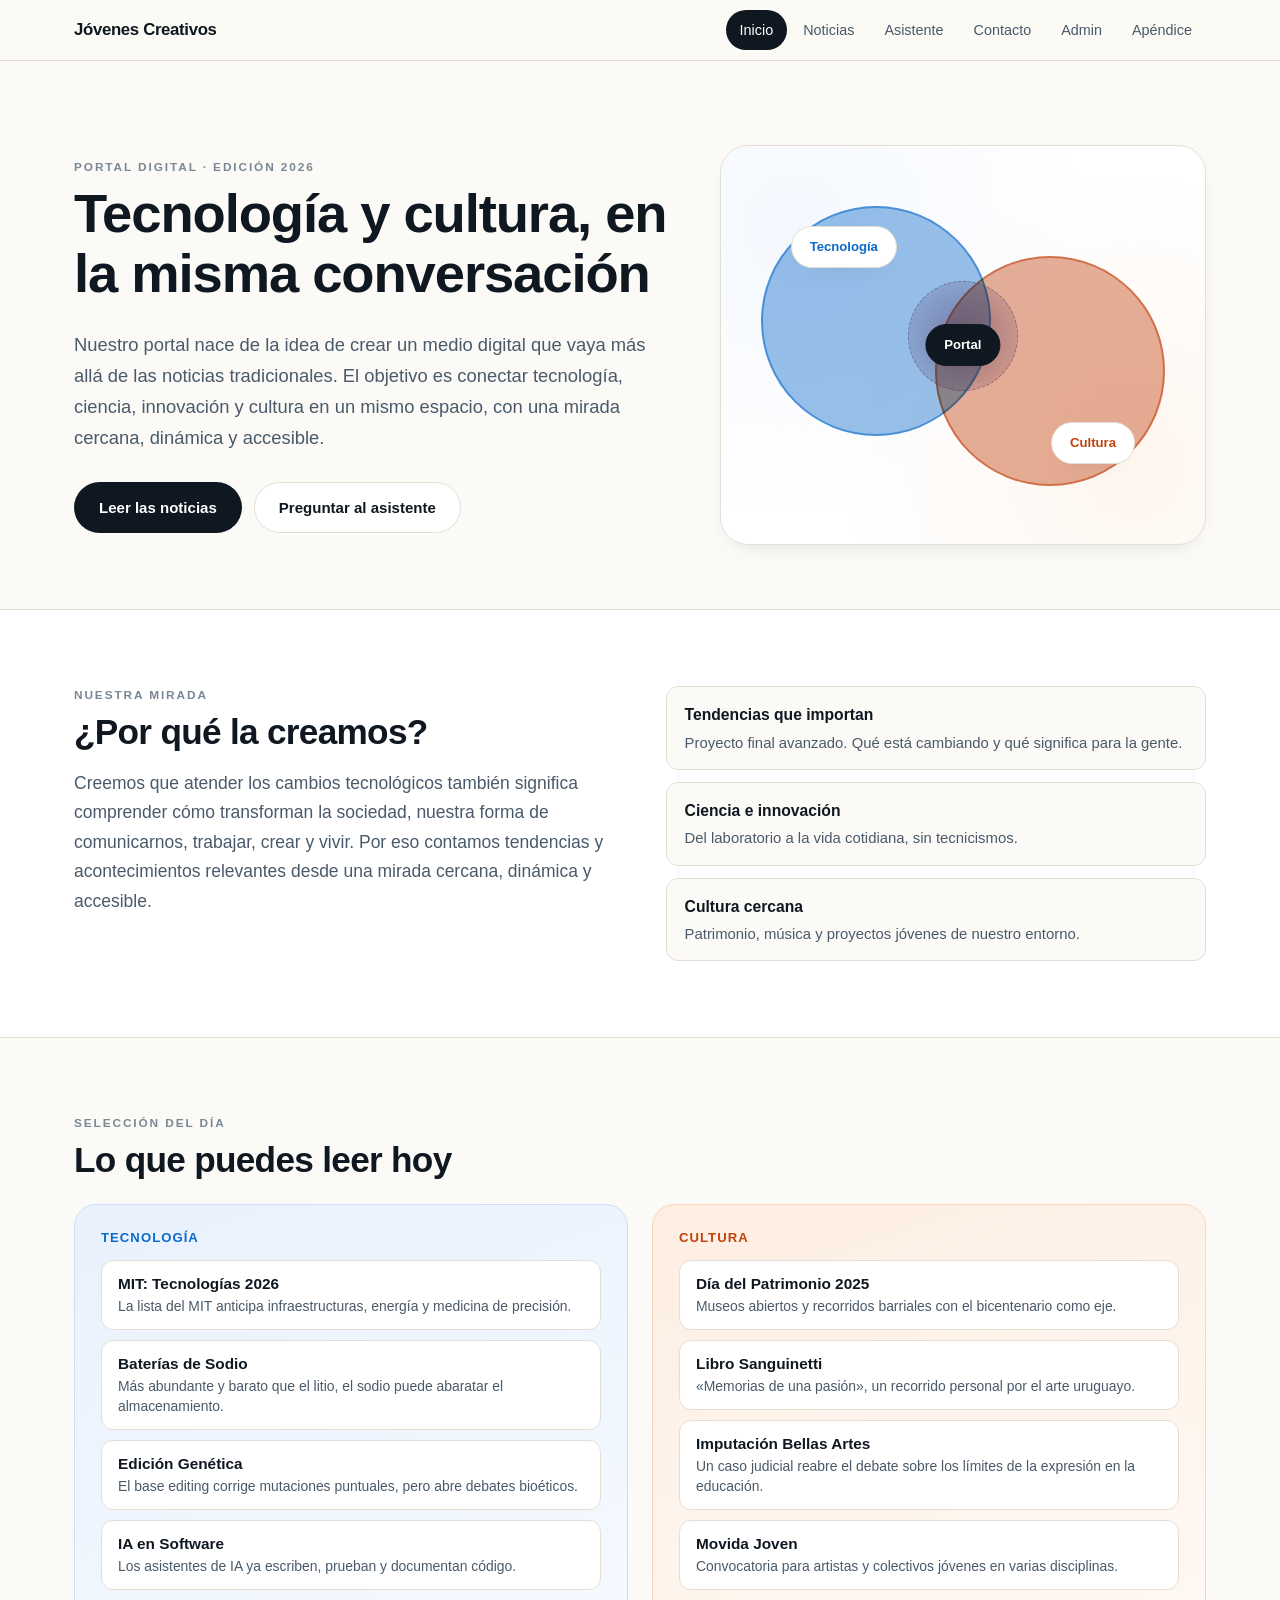
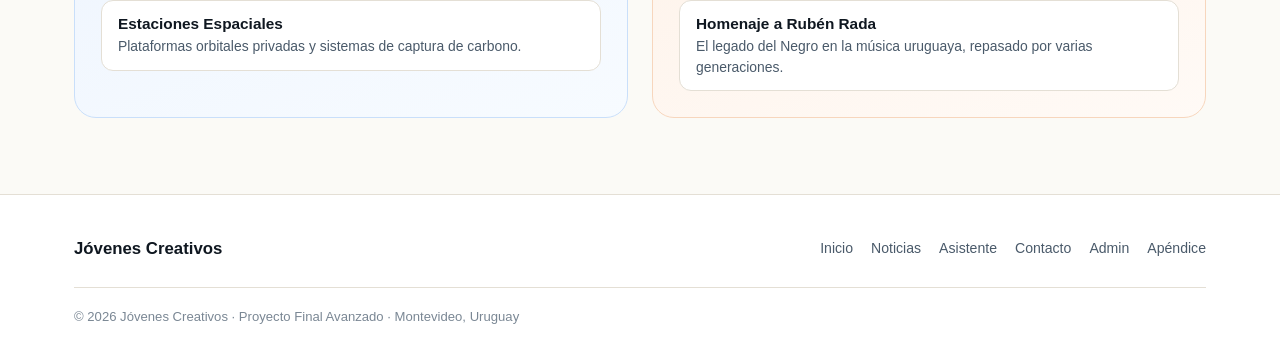
<file: index8.html>
<!DOCTYPE html>
<html lang="es">
<head>
<meta charset="UTF-8">
<meta name="viewport" content="width=device-width, initial-scale=1.0">
<meta name="description" content="Portal de noticias que conecta tecnología, ciencia, innovación y cultura. Catálogo completo, asistente virtual de búsqueda, contacto, panel de administración y apéndice.">
<title>Jóvenes Creativos · Portal de Noticias, Tecnología y Cultura</title>

<style>

:root{
  --tinta:#0f1720;
  --tinta-2:#4a5a6a;
  --tinta-3:#7a8794;
  --papel:#fbfaf6;
  --blanco:#ffffff;
  --linea:#e4dfd5;
  --tec:#0b6bcb;
  --tec-suave:#e9f1fd;
  --tec-borde:#c9dffa;
  --cul:#c2410c;
  --cul-suave:#fdeee2;
  --cul-borde:#f7d6bd;
  --radio:18px;
  --radio-chico:12px;
  --sombra:0 18px 40px -28px rgba(15,23,32,.45);
  --sombra-suave:0 8px 24px -18px rgba(15,23,32,.35);
  --fuente-titulo:Arial, Helvetica, sans-serif;
  --fuente-texto:Arial, Helvetica, sans-serif;
  --ancho:1180px;
}

*,*::before,*::after{box-sizing:border-box}

html{
  scroll-behavior:smooth;
  scroll-padding-top:96px;
  -webkit-text-size-adjust:100%;
}

body{
  margin:0;
  font-family:var(--fuente-texto);
  font-size:17.5px;
  line-height:1.68;
  color:var(--tinta);
  background:var(--papel);
}

h1,h2,h3,h4{
  font-family:var(--fuente-titulo);
  font-weight:800;
  line-height:1.12;
  letter-spacing:-.02em;
  margin:0 0 .5em;
}

h1{font-size:clamp(2.1rem,4.6vw,3.4rem)}
h2{font-size:clamp(1.6rem,3vw,2.2rem)}
h3{font-size:1.15rem;font-weight:700}

p{margin:0 0 1.1em}
a{color:var(--tec)}
img{max-width:100%;height:auto}
button{font:inherit}

.contenedor{
  width:100%;
  max-width:var(--ancho);
  margin-inline:auto;
  padding-inline:24px;
}

.saltar{
  position:absolute;
  left:-9999px;
  top:0;
  z-index:200;
  background:var(--tinta);
  color:#fff;
  padding:12px 20px;
  border-radius:0 0 12px 0;
  font-family:var(--fuente-titulo);
  text-decoration:none;
}
.saltar:focus{left:0}

.visualmente-oculto{
  position:absolute!important;
  width:1px;height:1px;
  padding:0;margin:-1px;
  overflow:hidden;
  clip:rect(0 0 0 0);
  white-space:nowrap;border:0;
}

.cabecera{
  position:sticky;
  top:0;
  z-index:60;
  background:rgba(251,250,246,.9);
  backdrop-filter:blur(14px);
  -webkit-backdrop-filter:blur(14px);
  border-bottom:1px solid var(--linea);
}

.cabecera-interior{
  max-width:var(--ancho);
  margin-inline:auto;
  padding:10px 24px;
  display:flex;
  align-items:center;
  justify-content:space-between;
  gap:20px;
}

.logo-container{
  display:flex;
  align-items:center;
  gap:10px;
  text-decoration:none;
  color:var(--tinta);
  flex:none;
  cursor:pointer;
}

.imagen-logo{
  width:40px;height:40px;
  object-fit:contain;
  border-radius:12px;
  background:var(--tec-suave);
  padding:4px;
}

.marca{
  font-family:var(--fuente-titulo);
  font-weight:800;
  font-size:1.05rem;
  letter-spacing:-.02em;
  white-space:nowrap;
}

.menu-principal ul{
  list-style:none;
  display:flex;
  flex-wrap:wrap;
  gap:2px;
  margin:0;
  padding:0;
}

.menu-principal a{
  display:block;
  padding:8px 14px;
  border-radius:999px;
  font-family:var(--fuente-titulo);
  font-size:.9rem;
  font-weight:500;
  color:var(--tinta-2);
  text-decoration:none;
  transition:background .18s ease,color .18s ease;
  cursor:pointer;
}

.menu-principal a:hover{background:rgba(15,23,32,.06);color:var(--tinta)}
.menu-principal a[aria-current="page"]{background:var(--tinta);color:#fff}

.pagina{
  display:none;
  animation:aparecer .4s ease both;
}
.pagina.activa{display:block}

.bienvenida{
  display:grid;
  grid-template-columns:1.1fr .9fr;
  gap:clamp(28px,4vw,60px);
  align-items:center;
  padding:clamp(48px,7vw,84px) 24px clamp(40px,5vw,64px);
}

.bienvenida h1{margin-bottom:.45em}

.lead{
  font-size:1.15rem;
  color:var(--tinta-2);
  max-width:56ch;
}

.acciones{
  display:flex;
  flex-wrap:wrap;
  gap:12px;
  margin-top:28px;
}

.boton{
  display:inline-flex;
  align-items:center;
  gap:8px;
  padding:12px 24px;
  border-radius:999px;
  font-family:var(--fuente-titulo);
  font-weight:700;
  font-size:.94rem;
  text-decoration:none;
  border:1.5px solid transparent;
  cursor:pointer;
  transition:transform .18s ease,box-shadow .18s ease,background .18s ease;
}

.boton-primario{background:var(--tinta);color:#fff}
.boton-primario:hover{transform:translateY(-2px);box-shadow:var(--sombra);background:#1b2733}

.boton-secundario{background:var(--blanco);color:var(--tinta);border-color:var(--linea)}
.boton-secundario:hover{transform:translateY(-2px);box-shadow:var(--sombra-suave);border-color:var(--tinta-3)}

.duo{
  position:relative;
  min-height:400px;
  border-radius:28px;
  border:1px solid var(--linea);
  background:
    radial-gradient(circle at 15% 20%,#f4f8fe 0%,transparent 55%),
    radial-gradient(circle at 85% 80%,#fef6ef 0%,transparent 55%),
    var(--blanco);
  overflow:hidden;
  box-shadow:var(--sombra-suave);
}

.circulo{
  position:absolute;
  border-radius:50%;
  width:230px;height:230px;
  mix-blend-mode:multiply;
  transition:transform .6s ease;
}

.c-tec{
  top:60px;left:40px;
  background:rgba(11,107,203,.42);
  border:2px solid rgba(11,107,203,.55);
}
.c-cul{
  top:110px;right:40px;
  background:rgba(194,65,12,.42);
  border:2px solid rgba(194,65,12,.55);
}

.interseccion{
  position:absolute;
  width:110px;height:110px;
  border-radius:50%;
  top:135px;
  left:calc(50% - 55px);
  background:radial-gradient(circle,rgba(78,42,88,.45) 0%,rgba(78,42,88,.18) 70%,transparent 100%);
  border:1px dashed rgba(78,42,88,.45);
  pointer-events:none;
  animation:pulso 4s ease-in-out infinite;
}

@keyframes pulso{
  0%,100%{transform:scale(1);opacity:.9}
  50%{transform:scale(1.08);opacity:1}
}

.etq{
  position:absolute;
  font-family:var(--fuente-titulo);
  font-size:.82rem;
  font-weight:700;
  padding:9px 18px;
  border-radius:999px;
  background:var(--blanco);
  border:1px solid var(--linea);
  box-shadow:var(--sombra-suave);
  white-space:nowrap;
  z-index:2;
}

.etq-tec{top:80px;left:70px;color:var(--tec)}
.etq-portal{top:50%;left:50%;transform:translate(-50%,-50%);background:var(--tinta);color:#fff;border-color:var(--tinta);z-index:3}
.etq-cul{bottom:80px;right:70px;color:var(--cul)}

.franja{
  background:var(--blanco);
  border-top:1px solid var(--linea);
  border-bottom:1px solid var(--linea);
}

.por-que{padding:clamp(48px,6vw,76px) 0}

.por-que-grid{
  display:grid;
  grid-template-columns:1fr 1fr;
  gap:clamp(28px,4vw,56px);
  align-items:start;
}

.texto-largo{color:var(--tinta-2);margin:0}

.pilares{
  list-style:none;
  margin:0;
  padding:0;
  display:grid;
  gap:12px;
}

.pilares li{
  display:grid;
  gap:3px;
  background:var(--papel);
  border:1px solid var(--linea);
  border-radius:var(--radio-chico);
  padding:15px 18px;
}

.pilares strong{font-family:var(--fuente-titulo);font-size:.98rem}
.pilares span{font-size:.93rem;color:var(--tinta-2);line-height:1.5}

.ultimas{padding:clamp(48px,6vw,76px) 24px}
.ultimas > h2{margin-bottom:.7em}

.temas{
  display:grid;
  grid-template-columns:1fr 1fr;
  gap:24px;
}

.tema{
  border-radius:22px;
  padding:26px;
  border:1px solid var(--linea);
}

.tema-tec{background:linear-gradient(160deg,var(--tec-suave),#f7fbff);border-color:var(--tec-borde)}
.tema-cul{background:linear-gradient(160deg,var(--cul-suave),#fffaf6);border-color:var(--cul-borde)}

.tema h3{margin-bottom:14px;text-transform:uppercase;letter-spacing:.08em;font-size:.82rem}
.tema-tec h3{color:var(--tec)}
.tema-cul h3{color:var(--cul)}

.lista-notas{
  list-style:none;
  margin:0;
  padding:0;
  display:grid;
  gap:10px;
}

.lista-notas a{
  display:grid;
  gap:2px;
  background:var(--blanco);
  border:1px solid var(--linea);
  border-radius:var(--radio-chico);
  padding:13px 16px;
  text-decoration:none;
  color:var(--tinta);
  transition:transform .16s ease,box-shadow .16s ease;
  cursor:pointer;
}

.lista-notas a:hover{transform:translateX(4px);box-shadow:var(--sombra-suave)}
.lista-notas strong{font-family:var(--fuente-titulo);font-size:.96rem;font-weight:700;line-height:1.3}
.lista-notas span{font-size:.87rem;color:var(--tinta-2);line-height:1.45}

.seccion-noticias{padding:clamp(44px,5vw,72px) 0;background:var(--papel)}

.titulo-seccion{
  display:flex;
  flex-wrap:wrap;
  align-items:baseline;
  gap:14px;
  margin-bottom:28px;
}

.eyebrow{
  font-family:var(--fuente-titulo);
  font-size:.74rem;
  font-weight:700;
  text-transform:uppercase;
  letter-spacing:.16em;
  color:var(--tinta-3);
  display:block;
  margin-bottom:6px;
}

.contenedor-noticias-layout{
  display:grid;
  grid-template-columns:330px minmax(0,1fr);
  gap:28px;
  align-items:start;
}

.sidebar-noticias{
  position:sticky;
  top:96px;
  background:var(--blanco);
  border:1px solid var(--linea);
  border-radius:22px;
  padding:22px;
  box-shadow:var(--sombra-suave);
}

.sidebar-noticias h2{
  font-size:1rem;
  margin-bottom:14px;
}

#buscador{
  width:100%;
  padding:11px 16px;
  border-radius:999px;
  border:1px solid var(--linea);
  background:var(--papel);
  font-family:var(--fuente-titulo);
  font-size:.9rem;
  color:var(--tinta);
}

#buscador:focus{
  outline:none;
  border-color:var(--tec);
  box-shadow:0 0 0 3px rgba(11,107,203,.14);
}

.filtros{
  display:flex;
  flex-wrap:wrap;
  gap:8px;
  margin:14px 0 16px;
}

.filtro{
  border:1px solid var(--linea);
  background:var(--blanco);
  color:var(--tinta-2);
  border-radius:999px;
  padding:6px 15px;
  font-family:var(--fuente-titulo);
  font-size:.82rem;
  font-weight:600;
  cursor:pointer;
  transition:all .16s ease;
}

.filtro:hover{border-color:var(--tinta-3);color:var(--tinta)}
.filtro[aria-pressed="true"]{background:var(--tinta);color:#fff;border-color:var(--tinta)}

.lista-lateral{
  list-style:none;
  margin:0;
  padding:0;
  display:grid;
  gap:4px;
  max-height:min(48vh,430px);
  overflow-y:auto;
  scrollbar-width:thin;
}

.lista-lateral a{
  display:flex;
  align-items:center;
  gap:10px;
  padding:10px 12px;
  border-radius:var(--radio-chico);
  text-decoration:none;
  color:var(--tinta);
  font-family:var(--fuente-titulo);
  font-size:.9rem;
  line-height:1.3;
  transition:background .16s ease,color .16s ease;
  cursor:pointer;
}

.lista-lateral a:hover{background:var(--papel)}
.lista-lateral a.activo{background:var(--tinta);color:#fff}
.lista-lateral a.activo .meta{color:rgba(255,255,255,.7)}

.punto{
  width:8px;height:8px;
  border-radius:50%;
  background:var(--tec);
  flex:none;
}
.punto.cul{background:var(--cul)}

.nombre{flex:1;min-width:0}
.meta{
  font-size:.66rem;
  text-transform:uppercase;
  letter-spacing:.1em;
  color:var(--tinta-3);
  flex:none;
}

.sin-resultados{
  font-size:.9rem;
  color:var(--tinta-2);
  margin:16px 0 0;
  line-height:1.5;
}

.sin-resultados button{
  background:none;
  border:none;
  padding:0;
  color:var(--tec);
  text-decoration:underline;
  cursor:pointer;
  font-family:inherit;
  font-size:inherit;
}

.visor-noticia{
  background:var(--blanco);
  border:1px solid var(--linea);
  border-radius:22px;
  padding:clamp(26px,4vw,52px);
  min-height:520px;
  box-shadow:var(--sombra-suave);
}

.bienvenida-visor h1{margin-bottom:.4em}
.bienvenida-visor p{color:var(--tinta-2);max-width:60ch}
.bienvenida-visor ul{padding-left:22px;display:grid;gap:8px}
.bienvenida-visor li{color:var(--tinta-2)}
.bienvenida-visor a{font-family:var(--fuente-titulo);font-size:.95rem;cursor:pointer}
.bienvenida-visor.oculta{display:none}

@keyframes aparecer{
  from{opacity:0;transform:translateY(10px)}
  to{opacity:1;transform:none}
}

.nota{display:none}
.nota.activa{display:block;animation:aparecer .4s ease both}
.nota:focus{outline:none}

.chip{
  display:inline-block;
  background:var(--tec-suave);
  color:var(--tec);
  border-radius:999px;
  padding:5px 15px;
  font-family:var(--fuente-titulo);
  font-size:.72rem;
  font-weight:700;
  text-transform:uppercase;
  letter-spacing:.09em;
}

.chip.chip-cul{background:var(--cul-suave);color:var(--cul)}

.nota h1{
  font-size:clamp(1.55rem,3.2vw,2.35rem);
  margin:18px 0 10px;
}

.meta-nota{
  font-family:var(--fuente-titulo);
  font-size:.74rem;
  text-transform:uppercase;
  letter-spacing:.14em;
  color:var(--tinta-3);
  margin:0 0 12px;
}

.nota .lead{
  border-left:3px solid var(--tec);
  padding-left:18px;
  font-size:1.1rem;
  max-width:none;
}

.nota.chip-cul .lead{border-left-color:var(--cul)}

.cuerpo p{margin:0 0 1.05em}
.cuerpo > p:first-of-type::first-letter{
  font-family:var(--fuente-titulo);
  font-weight:800;
  font-size:3.1rem;
  float:left;
  line-height:.82;
  padding:6px 12px 0 0;
  color:var(--tec);
}

.foto{
  margin:26px 0;
  border-radius:var(--radio);
  overflow:hidden;
  border:1px solid var(--linea);
  background:var(--papel);
}

.foto img{
  display:block;
  width:100%;
  aspect-ratio:16/9;
  object-fit:cover;
}

.foto-placeholder{
  display:none;
  aspect-ratio:16/9;
  flex-direction:column;
  align-items:center;
  justify-content:center;
  gap:6px;
  text-align:center;
  padding:20px;
  color:var(--tinta-2);
  font-family:var(--fuente-titulo);
  font-size:.82rem;
  background:
    repeating-linear-gradient(45deg,rgba(15,23,32,.028) 0 12px,transparent 12px 24px),
    var(--papel);
}

.foto.sin-imagen .foto-placeholder{display:flex}
.foto-placeholder strong{font-size:.92rem;color:var(--tinta)}
.foto-placeholder .ph-icono{font-size:1.8rem;opacity:.5}

.pasar{
  display:flex;
  justify-content:space-between;
  flex-wrap:wrap;
  gap:14px;
  margin-top:34px;
  padding-top:22px;
  border-top:1px solid var(--linea);
}

.pasar a{
  display:grid;
  gap:2px;
  text-decoration:none;
  color:var(--tinta);
  font-family:var(--fuente-titulo);
  padding:12px 16px;
  border-radius:var(--radio-chico);
  border:1px solid var(--linea);
  transition:background .16s ease,transform .16s ease;
  cursor:pointer;
}

.pasar a:hover{background:var(--papel);transform:translateY(-2px)}
.pasar small{
  font-size:.68rem;
  text-transform:uppercase;
  letter-spacing:.12em;
  color:var(--tinta-3);
}
.pasar .sig{margin-left:auto;text-align:right}

.franja-celeste{
  background:
    radial-gradient(circle at 12% 0%,#e9f1fd 0%,transparent 55%),
    radial-gradient(circle at 90% 100%,#f2ecfd 0%,transparent 55%),
    var(--blanco);
  border-top:1px solid var(--linea);
  border-bottom:1px solid var(--linea);
  padding:clamp(48px,6vw,76px) 0;
}

.asistente-grid{
  display:grid;
  grid-template-columns:1fr 1.1fr;
  gap:clamp(28px,4vw,56px);
  align-items:start;
}

.asistente-grid p{color:var(--tinta-2);max-width:46ch}

.asistente-panel{
  background:var(--blanco);
  border:1px solid var(--linea);
  border-radius:22px;
  padding:26px;
  box-shadow:var(--sombra);
}

.asistente-panel label{
  display:block;
  font-family:var(--fuente-titulo);
  font-size:.82rem;
  font-weight:700;
  text-transform:uppercase;
  letter-spacing:.1em;
  color:var(--tinta-3);
  margin-bottom:8px;
}

.asistente-campo{display:flex;gap:10px;flex-wrap:wrap}

.asistente-campo input{
  flex:1;
  min-width:180px;
  padding:12px 16px;
  border-radius:999px;
  border:1px solid var(--linea);
  background:var(--papel);
  font-family:var(--fuente-titulo);
  font-size:.94rem;
  color:var(--tinta);
}

.asistente-campo input:focus{
  outline:none;
  border-color:var(--tec);
  box-shadow:0 0 0 3px rgba(11,107,203,.14);
}

.asistente-campo button{
  padding:12px 26px;
  border-radius:999px;
  border:none;
  background:var(--tinta);
  color:#fff;
  font-family:var(--fuente-titulo);
  font-weight:700;
  font-size:.9rem;
  cursor:pointer;
  transition:transform .16s ease,background .16s ease;
}
.asistente-campo button:hover{transform:translateY(-2px);background:#1b2733}

.sugerencias{
  display:flex;
  flex-wrap:wrap;
  gap:8px;
  margin-top:16px;
}

.chip-sugerida{
  border:1px solid var(--linea);
  background:var(--papel);
  color:var(--tinta-2);
  border-radius:999px;
  padding:7px 15px;
  font-family:var(--fuente-titulo);
  font-size:.82rem;
  cursor:pointer;
  transition:all .16s ease;
}
.chip-sugerida:hover{border-color:var(--tec);color:var(--tec);background:var(--tec-suave)}

#respuesta-ia{margin-top:18px}
#respuesta-ia:empty{margin:0}

.respuesta{
  background:var(--papel);
  border-left:3px solid var(--tec);
  border-radius:0 var(--radio-chico) var(--radio-chico) 0;
  padding:18px 20px;
  animation:aparecer .35s ease both;
}

.respuesta.cultural{border-left-color:var(--cul)}
.respuesta h4{font-family:var(--fuente-titulo);font-size:1.02rem;margin:0 0 8px}
.respuesta p{font-size:.96rem;color:var(--tinta-2);margin:0 0 12px}

.lista-resultados{
  list-style:none;
  margin:12px 0 0;
  padding:0;
  display:grid;
  gap:8px;
}

.lista-resultados li{
  background:var(--blanco);
  border:1px solid var(--linea);
  border-radius:var(--radio-chico);
  padding:12px 15px;
  transition:transform .16s ease,box-shadow .16s ease;
}

.lista-resultados li:hover{transform:translateX(4px);box-shadow:var(--sombra-suave)}

.lista-resultados a{
  display:grid;
  gap:3px;
  text-decoration:none;
  color:var(--tinta);
  cursor:pointer;
}

.lista-resultados strong{
  font-family:var(--fuente-titulo);
  font-size:.94rem;
  font-weight:700;
  line-height:1.3;
}

.lista-resultados span{
  font-size:.85rem;
  color:var(--tinta-2);
  line-height:1.45;
}

.lista-resultados .cat-tag{
  display:inline-block;
  font-family:var(--fuente-titulo);
  font-size:.68rem;
  text-transform:uppercase;
  letter-spacing:.1em;
  color:var(--tinta-3);
  margin-bottom:2px;
}

.aviso{
  font-size:.94rem;
  color:var(--tinta-2);
  background:var(--papel);
  border:1px dashed var(--linea);
  border-radius:var(--radio-chico);
  padding:16px 18px;
  margin:0;
}

.contador-res{
  font-family:var(--fuente-titulo);
  font-size:.82rem;
  color:var(--tinta-3);
  margin:14px 0 0;
}

.contacto{padding:clamp(48px,6vw,80px) 0}

.contacto-grid{
  display:grid;
  grid-template-columns:1fr 1.05fr;
  gap:clamp(28px,4vw,56px);
  align-items:start;
}

.datos-contacto{
  list-style:none;
  margin:22px 0 0;
  padding:0;
  display:grid;
  gap:12px;
}

.datos-contacto li{
  display:flex;
  gap:14px;
  align-items:flex-start;
  background:var(--blanco);
  border:1px solid var(--linea);
  border-radius:var(--radio-chico);
  padding:15px 18px;
}

.icono{
  flex:none;
  width:38px;height:38px;
  display:grid;
  place-items:center;
  border-radius:12px;
  background:var(--tec-suave);
  color:var(--tec);
  font-size:1.05rem;
}
.icono.cul{background:var(--cul-suave);color:var(--cul)}

.datos-contacto strong{
  display:block;
  font-family:var(--fuente-titulo);
  font-size:.78rem;
  text-transform:uppercase;
  letter-spacing:.1em;
  color:var(--tinta-3);
  margin-bottom:2px;
}

.datos-contacto span,
.datos-contacto a{
  font-family:var(--fuente-titulo);
  font-size:.95rem;
  color:var(--tinta);
  text-decoration:none;
  line-height:1.45;
}
.datos-contacto a:hover{color:var(--tec);text-decoration:underline}

.tarjeta-form{
  background:var(--blanco);
  border:1px solid var(--linea);
  border-radius:22px;
  padding:clamp(22px,3vw,32px);
  box-shadow:var(--sombra-suave);
}

.campo{margin-bottom:16px}

.campo label{
  display:block;
  font-family:var(--fuente-titulo);
  font-size:.82rem;
  font-weight:600;
  margin-bottom:6px;
  color:var(--tinta-2);
}

.campo input,
.campo select,
.campo textarea{
  width:100%;
  padding:12px 16px;
  border-radius:var(--radio-chico);
  border:1px solid var(--linea);
  background:var(--papel);
  font-family:var(--fuente-titulo);
  font-size:.94rem;
  color:var(--tinta);
  transition:border-color .16s ease,box-shadow .16s ease;
}

.campo textarea{resize:vertical;min-height:130px;line-height:1.6}

.campo input:focus,
.campo select:focus,
.campo textarea:focus{
  outline:none;
  border-color:var(--tec);
  box-shadow:0 0 0 3px rgba(11,107,203,.14);
}

.campo-doble{
  display:grid;
  grid-template-columns:1fr 1fr;
  gap:14px;
}

.consentimiento{
  display:flex;
  gap:10px;
  align-items:flex-start;
  font-size:.86rem;
  color:var(--tinta-2);
  font-family:var(--fuente-titulo);
  line-height:1.45;
  margin-bottom:18px;
}
.consentimiento input{width:auto;margin-top:3px;flex:none}

.mensaje-ok{
  margin-top:16px;
  padding:14px 18px;
  border-radius:var(--radio-chico);
  background:#e9f7ee;
  border:1px solid #bde3cb;
  color:#14532d;
  font-family:var(--fuente-titulo);
  font-size:.9rem;
  animation:aparecer .35s ease both;
}

.mensaje-error{
  margin-top:16px;
  padding:14px 18px;
  border-radius:var(--radio-chico);
  background:#fdeceb;
  border:1px solid #f6c6c2;
  color:#7f1d1d;
  font-family:var(--fuente-titulo);
  font-size:.9rem;
}

.admin{
  background:var(--tinta);
  color:#e8eef5;
  padding:clamp(48px,6vw,80px) 0;
  min-height:100vh;
}

.admin h2,.admin h3{color:#fff}
.admin .eyebrow{color:#8ea3b8}
.admin p{color:#a9bccd}

.admin-grid{
  display:grid;
  grid-template-columns:1.05fr .95fr;
  gap:28px;
  align-items:start;
  margin-top:28px;
}

.panel-oscuro{
  background:rgba(255,255,255,.055);
  border:1px solid rgba(255,255,255,.12);
  border-radius:22px;
  padding:clamp(20px,3vw,28px);
}

.panel-oscuro h3{
  font-size:.82rem;
  text-transform:uppercase;
  letter-spacing:.12em;
  color:#93a9be;
  margin-bottom:18px;
}

.estadisticas{
  display:grid;
  grid-template-columns:repeat(4,1fr);
  gap:12px;
  margin-bottom:24px;
}

.estadistica{
  background:rgba(255,255,255,.06);
  border:1px solid rgba(255,255,255,.12);
  border-radius:var(--radio-chico);
  padding:16px;
  text-align:center;
}

.estadistica b{
  display:block;
  font-family:var(--fuente-titulo);
  font-size:1.7rem;
  font-weight:800;
  color:#fff;
  line-height:1.1;
}

.estadistica span{
  font-family:var(--fuente-titulo);
  font-size:.7rem;
  text-transform:uppercase;
  letter-spacing:.1em;
  color:#8ea3b8;
}

.admin .campo label{color:#a9bccd}

.admin .campo input,
.admin .campo select,
.admin .campo textarea{
  background:rgba(255,255,255,.07);
  border-color:rgba(255,255,255,.16);
  color:#fff;
}

.admin .campo input::placeholder,
.admin .campo textarea::placeholder{color:#7f93a6}

.admin .campo input:focus,
.admin .campo select:focus,
.admin .campo textarea:focus{
  border-color:#5aa4f0;
  box-shadow:0 0 0 3px rgba(90,164,240,.22);
}

.admin .campo select option{background:#16202b;color:#fff}

.boton-claro{
  background:#fff;
  color:var(--tinta);
  border:none;
}
.boton-claro:hover{background:#dbe7f3;transform:translateY(-2px)}

.boton-fantasma{
  background:transparent;
  color:#cfe0ef;
  border:1px solid rgba(255,255,255,.24);
}
.boton-fantasma:hover{background:rgba(255,255,255,.1)}

.tabla-admin{
  width:100%;
  border-collapse:collapse;
  font-family:var(--fuente-titulo);
  font-size:.86rem;
}

.tabla-admin th{
  text-align:left;
  font-size:.68rem;
  text-transform:uppercase;
  letter-spacing:.12em;
  color:#8ea3b8;
  padding:0 10px 10px;
  border-bottom:1px solid rgba(255,255,255,.14);
}

.tabla-admin td{
  padding:12px 10px;
  border-bottom:1px solid rgba(255,255,255,.08);
  color:#d5e2ee;
  vertical-align:middle;
}

.tabla-admin tr:last-child td{border-bottom:none}

.tabla-admin .vacio{
  color:#8ea3b8;
  font-style:italic;
  padding:18px 10px;
}

.borrar{
  background:transparent;
  border:1px solid rgba(255,120,110,.5);
  color:#ff9d94;
  border-radius:999px;
  padding:4px 12px;
  font-family:var(--fuente-titulo);
  font-size:.75rem;
  cursor:pointer;
  transition:all .16s ease;
}
.borrar:hover{background:rgba(255,120,110,.15)}

.nota-admin{
  font-family:var(--fuente-titulo);
  font-size:.82rem;
  color:#8ea3b8;
  margin-top:16px;
  line-height:1.5;
}

.apendice{
  padding:clamp(48px,6vw,80px) 0;
  background:var(--blanco);
  border-top:1px solid var(--linea);
}

.apendice-grid{
  display:grid;
  grid-template-columns:1fr 1fr;
  gap:clamp(28px,4vw,56px);
  align-items:start;
  margin-top:28px;
}

.bloque-apendice{
  background:var(--papel);
  border:1px solid var(--linea);
  border-radius:22px;
  padding:clamp(20px,3vw,30px);
}

.bloque-apendice h3{
  font-size:.82rem;
  text-transform:uppercase;
  letter-spacing:.12em;
  color:var(--tinta-3);
  margin-bottom:16px;
}

.glosario{margin:0}
.glosario dt{
  font-family:var(--fuente-titulo);
  font-weight:700;
  font-size:.98rem;
  margin-top:16px;
}
.glosario dt:first-child{margin-top:0}
.glosario dd{
  margin:4px 0 0;
  color:var(--tinta-2);
  font-size:.94rem;
  line-height:1.55;
}

.lista-fuentes{
  margin:0;
  padding-left:20px;
  display:grid;
  gap:12px;
  color:var(--tinta-2);
  font-size:.94rem;
}
.lista-fuentes li{line-height:1.55}
.lista-fuentes strong{color:var(--tinta);font-family:var(--fuente-titulo);font-size:.92rem}

.creditos{
  margin-top:24px;
  font-size:.92rem;
  color:var(--tinta-2);
}

.pie{
  background:var(--blanco);
  border-top:1px solid var(--linea);
  padding:40px 0 28px;
}

.pie-interior{
  display:flex;
  flex-wrap:wrap;
  align-items:center;
  justify-content:space-between;
  gap:18px;
}

.pie-marca{
  font-family:var(--fuente-titulo);
  font-weight:800;
  font-size:1.05rem;
  margin:0;
}

.pie nav{
  display:flex;
  flex-wrap:wrap;
  gap:18px;
}

.pie nav a{
  font-family:var(--fuente-titulo);
  font-size:.88rem;
  color:var(--tinta-2);
  text-decoration:none;
  cursor:pointer;
}
.pie nav a:hover{color:var(--tec)}

.pie-legal{
  font-size:.82rem;
  color:var(--tinta-3);
  margin:0;
  font-family:var(--fuente-titulo);
  width:100%;
  padding-top:18px;
  border-top:1px solid var(--linea);
  margin-top:6px;
}

@media (max-width:1024px){
  .contenedor-noticias-layout{grid-template-columns:1fr}
  .sidebar-noticias{position:static}
  .lista-lateral{max-height:320px}
  .admin-grid{grid-template-columns:1fr}
}

@media (max-width:880px){
  .bienvenida,
  .por-que-grid,
  .asistente-grid,
  .contacto-grid,
  .apendice-grid{grid-template-columns:1fr}

  .duo{min-height:320px;order:-1}
  .circulo{width:170px;height:170px}
  .c-tec{top:40px;left:20px}
  .c-cul{top:90px;right:20px}
  .interseccion{top:105px;width:90px;height:90px;left:calc(50% - 45px)}
  .etq-tec{top:50px;left:30px}
  .etq-cul{bottom:50px;right:30px}

  .temas{grid-template-columns:1fr}
  .estadisticas{grid-template-columns:repeat(2,1fr)}
}

@media (max-width:620px){
  body{font-size:16.5px}
  .cabecera-interior{flex-direction:column;align-items:stretch;gap:10px;padding:12px 16px}
  .logo-container{justify-content:center}
  .menu-principal ul{justify-content:center}
  .menu-principal a{padding:7px 11px;font-size:.84rem}
  .contenedor{padding-inline:16px}
  .visor-noticia{padding:22px 18px;border-radius:18px}
  .campo-doble{grid-template-columns:1fr}
  .cuerpo > p:first-of-type::first-letter{font-size:2.5rem;padding-right:9px}
  .pasar .sig{text-align:left;margin-left:0}
  .pasar a{width:100%}

  .duo{min-height:260px}
  .circulo{width:130px;height:130px}
  .c-tec{top:30px;left:14px}
  .c-cul{top:70px;right:14px}
  .interseccion{top:80px;width:70px;height:70px;left:calc(50% - 35px)}
  .etq{font-size:.72rem;padding:7px 13px}
  .etq-tec{top:36px;left:20px}
  .etq-cul{bottom:36px;right:20px}
}

@media (prefers-reduced-motion:reduce){
  *{animation-duration:.001ms!important;transition-duration:.001ms!important}
  html{scroll-behavior:auto}
  .interseccion{animation:none}
}
</style>
</head>

<body>
<a class="saltar" href="#contenido">Saltar al contenido</a>
<header class="cabecera">
  <div class="cabecera-interior">
    <a class="logo-container" data-pagina="inicio" aria-label="Jóvenes Creativos, ir al inicio">
  <span class="marca">Jóvenes Creativos</span>
</a>

    <nav class="menu-principal" aria-label="Principal">
      <ul>
        <li><a data-pagina="inicio" data-nav="inicio" aria-current="page">Inicio</a></li>
        <li><a data-pagina="noticias" data-nav="noticias">Noticias</a></li>
        <li><a data-pagina="asistente" data-nav="asistente">Asistente</a></li>
        <li><a data-pagina="contacto" data-nav="contacto">Contacto</a></li>
        <li><a data-pagina="admin" data-nav="admin">Admin</a></li>
        <li><a data-pagina="apendice" data-nav="apendice">Apéndice</a></li>
      </ul>
    </nav>
  </div>
</header>

<main id="contenido">

  <div class="pagina activa" id="pagina-inicio">

    <section class="bienvenida contenedor">
      <div class="bienvenida-texto">
        <span class="eyebrow">Portal digital · Edición 2026</span>
        <h1>Tecnología y cultura, en la misma conversación</h1>
        <p class="lead">
          Nuestro portal nace de la idea de crear un medio digital que vaya más allá de las noticias
          tradicionales. El objetivo es conectar tecnología, ciencia, innovación y cultura en un mismo espacio,
          con una mirada cercana, dinámica y accesible.
        </p>
        <div class="acciones">
          <a class="boton boton-primario" data-pagina="noticias">Leer las noticias</a>
          <a class="boton boton-secundario" data-pagina="asistente">Preguntar al asistente</a>
        </div>
      </div>

      <div class="duo" aria-hidden="true">
        <span class="circulo c-tec"></span>
        <span class="circulo c-cul"></span>
        <span class="interseccion"></span>
        <b class="etq etq-tec">Tecnología</b>
        <b class="etq etq-portal">Portal</b>
        <b class="etq etq-cul">Cultura</b>
      </div>
    </section>

    <section class="por-que franja">
      <div class="contenedor por-que-grid">
        <div>
          <span class="eyebrow">Nuestra mirada</span>
          <h2>¿Por qué la creamos?</h2>
          <p class="texto-largo">
            Creemos que atender los cambios tecnológicos también significa comprender cómo transforman la sociedad,
            nuestra forma de comunicarnos, trabajar, crear y vivir. Por eso contamos tendencias y acontecimientos
            relevantes desde una mirada cercana, dinámica y accesible.
          </p>
        </div>

        <ul class="pilares">
          <li>
            <strong>Tendencias que importan</strong>
            <span>Proyecto final avanzado. Qué está cambiando y qué significa para la gente.</span>
          </li>
          <li>
            <strong>Ciencia e innovación</strong>
            <span>Del laboratorio a la vida cotidiana, sin tecnicismos.</span>
          </li>
          <li>
            <strong>Cultura cercana</strong>
            <span>Patrimonio, música y proyectos jóvenes de nuestro entorno.</span>
          </li>
        </ul>
      </div>
    </section>

    <section class="ultimas contenedor" aria-labelledby="titulo-ultimas">
      <span class="eyebrow">Selección del día</span>
      <h2 id="titulo-ultimas">Lo que puedes leer hoy</h2>

      <div class="temas">
        <div class="tema tema-tec">
          <h3>Tecnología</h3>
          <ul class="lista-notas" data-lista="Tecnología"></ul>
        </div>
        <div class="tema tema-cul">
          <h3>Cultura</h3>
          <ul class="lista-notas" data-lista="Cultura"></ul>
        </div>
      </div>
    </section>

  </div>
  <div class="pagina" id="pagina-noticias">
    <section class="seccion-noticias">
      <div class="contenedor">
        <div class="titulo-seccion">
          <div>
            <span class="eyebrow">Catálogo completo</span>
            <h2>Portal de Noticias</h2>
          </div>
        </div>

        <div class="contenedor-noticias-layout">

          <aside class="sidebar-noticias" aria-label="Listado de noticias">
            <h2>Categorías y noticias</h2>

            <label class="visualmente-oculto" for="buscador">Buscar una noticia</label>
            <input type="search" id="buscador" placeholder="Buscar una noticia…" autocomplete="off">

            <div class="filtros" role="group" aria-label="Filtrar por categoría">
              <button type="button" class="filtro" data-filtro="todas" aria-pressed="true">Todas</button>
              <button type="button" class="filtro" data-filtro="Tecnología" aria-pressed="false">Tecnología</button>
              <button type="button" class="filtro" data-filtro="Cultura" aria-pressed="false">Cultura</button>
            </div>

            <ul id="lista-noticias" class="lista-lateral">
              <li data-cat="Tecnología" data-tags="MIT Technology Review tecnologías 2026 SXSW innovación disruptivas Austin">
                <a data-id="n1"><span class="punto" aria-hidden="true"></span><span class="nombre">MIT: Tecnologías 2026</span><span class="meta">Tecnología</span></a>
              </li>
              <li data-cat="Tecnología" data-tags="baterías sodio litio energía almacenamiento renovables estado sólido vehículos eléctricos">
                <a data-id="n2"><span class="punto" aria-hidden="true"></span><span class="nombre">Baterías de Sodio</span><span class="meta">Tecnología</span></a>
              </li>
              <li data-cat="Tecnología" data-tags="edición genética base editing ADN genes medicina de precisión terapia embriones bioética salud">
                <a data-id="n3"><span class="punto" aria-hidden="true"></span><span class="nombre">Edición Genética</span><span class="meta">Tecnología</span></a>
              </li>
              <li data-cat="Tecnología" data-tags="IA inteligencia artificial software programación código centros de datos testing hiperescala">
                <a data-id="n4"><span class="punto" aria-hidden="true"></span><span class="nombre">IA en Software</span><span class="meta">Tecnología</span></a>
              </li>
              <li data-cat="Tecnología" data-tags="espacio estaciones espaciales órbita captura de carbono CO2 clima sostenibilidad turismo espacial">
                <a data-id="n5"><span class="punto" aria-hidden="true"></span><span class="nombre">Estaciones Espaciales</span><span class="meta">Tecnología</span></a>
              </li>
              <li data-cat="Cultura" data-tags="patrimonio día del patrimonio bicentenario 2025 historia Uruguay museos identidad">
                <a data-id="n6"><span class="punto cul" aria-hidden="true"></span><span class="nombre">Día del Patrimonio 2025</span><span class="meta">Cultura</span></a>
              </li>
              <li data-cat="Cultura" data-tags="Sanguinetti Memorias de una pasión libro arte Iturria Ahunchain Sala Azul Intendencia">
                <a data-id="n7"><span class="punto cul" aria-hidden="true"></span><span class="nombre">Libro Sanguinetti</span><span class="meta">Cultura</span></a>
              </li>
              <li data-cat="Cultura" data-tags="Bellas Artes imputación injuria MEC justicia Wainstein profesor incitación al odio">
                <a data-id="n8"><span class="punto cul" aria-hidden="true"></span><span class="nombre">Imputación Bellas Artes</span><span class="meta">Cultura</span></a>
              </li>
              <li data-cat="Cultura" data-tags="Movida Joven jóvenes artistas inscripciones convocatoria categorías arte">
                <a data-id="n9"><span class="punto cul" aria-hidden="true"></span><span class="nombre">Movida Joven</span><span class="meta">Cultura</span></a>
              </li>
              <li data-cat="Cultura" data-tags="Rubén Rada El Negro música candombe homenaje El Kinto Tótem OPA legado">
                <a data-id="n10"><span class="punto cul" aria-hidden="true"></span><span class="nombre">Homenaje a Rubén Rada</span><span class="meta">Cultura</span></a>
              </li>
            </ul>

            <p id="sin-resultados" class="sin-resultados" hidden>
              No hay noticias con esa búsqueda. Probá con otra palabra o
              <button type="button" id="limpiar-filtros">mostrá todas</button>.
            </p>
          </aside>
          <div id="contenido-noticia" class="visor-noticia">

            <section id="bienvenida-visor" class="bienvenida-visor">
              <h1>Portal de Noticias</h1>
              <p>
                Seleccioná una noticia del menú lateral para leer el artículo completo. Si no sabés por dónde
                empezar, probá con una de estas:
              </p>
              <ul>
                <li><a data-id="n1">El MIT Technology Review anticipa las tecnologías que transformarán los próximos años</a></li>
                <li><a data-id="n2">Las baterías de sodio buscan desafiar el dominio del litio</a></li>
                <li><a data-id="n6">Día del Patrimonio 2025: el bicentenario como eje de la celebración</a></li>
                <li><a data-id="n10">Homenaje a Rubén Rada: el legado del Negro en la música uruguaya</a></li>
              </ul>
            </section>

            <article class="nota" id="n1" tabindex="-1">
              <span class="chip">Tecnología</span>
              <h1>El MIT Technology Review anticipa las tecnologías que transformarán los próximos años</h1>
              <p class="meta-nota">Innovación · Publicado el 12 de marzo de 2026</p>
              <p class="lead">
                La lista de 2026 pone el foco en infraestructuras de gran escala, nuevas fuentes de energía,
                medicina de precisión y debates éticos.
              </p>

           <figure class="foto">
  <img src="Imágenes/Feriaconseñoryunrobot.jpeg"
       alt="Señor junto a un robot en una feria de tecnologías disruptivas de 2026"
       loading="lazy"
       onerror="this.style.display='none';this.parentElement.classList.add('sin-imagen')">
  <figcaption class="foto-placeholder">
    <span class="ph-icono">🖼</span>
    <strong>Espacio reservado para la imagen</strong>
    <span>Imagenes/Feriaconseñoryunrobot.jpeg · 1200 × 675 px</span>
  </figcaption>
</figure>

              <div class="cuerpo">
                <p>El MIT Technology Review presentó su esperada selección de las diez tecnologías más disruptivas de 2026. El anuncio se realizó el martes 10 de marzo durante el festival SXSW, en Austin, Estados Unidos, uno de los principales encuentros internacionales dedicados a la tecnología, la innovación, el cine, la música y la cultura.</p>
                <p>La lista de este año marca un cambio significativo respecto de ediciones anteriores. Aunque la inteligencia artificial continúa ocupando un lugar central, el análisis pone especial énfasis en infraestructuras de gran escala, nuevas fuentes de energía, medicina de precisión y tecnologías que plantean importantes debates éticos.</p>
                <p>Entre los avances destacados aparecen las baterías de sodio, los reactores nucleares modulares, la edición genética de precisión, los centros de datos diseñados para inteligencia artificial y las estaciones espaciales comerciales. También se incluyen los sistemas de captura de carbono y los llamados compañeros de inteligencia artificial, capaces de mantener conversaciones y ofrecer apoyo emocional.</p>
                <p>Según los editores de MIT Technology Review, la lista no busca simplemente anticipar tendencias, sino identificar desarrollos que ya alcanzaron la madurez suficiente para producir efectos concretos en la economía, la ciencia y la vida cotidiana.</p>
              </div>

              <nav class="pasar" aria-label="Otras noticias">
                <a class="sig" data-id="n2"><small>Siguiente</small><strong>Baterías de Sodio</strong></a>
              </nav>
            </article>

            <article class="nota" id="n2" tabindex="-1">
              <span class="chip">Tecnología</span>
              <h1>Las baterías de sodio buscan desafiar el dominio del litio</h1>
              <p class="meta-nota">Innovación y energía</p>
              <p class="lead">
                Más abundante y barato que el litio, el sodio puede abaratar el almacenamiento de energía
                a gran escala.
              </p>

              <figure class="foto">
                <img src="Imágenes/Nube.jpeg" alt="Imagen de la noticia sobre las baterías de sodio" loading="lazy"
                     onerror="this.style.display='none';this.parentElement.classList.add('sin-imagen')">
                <figcaption class="foto-placeholder">
                  <span class="ph-icono">🖼</span>
                  <strong>Espacio reservado para la imagen</strong>
                  <span>image ia/noticia-2.jpg · 1200 × 675 px</span>
                </figcaption>
              </figure>

              <div class="cuerpo">
                <p>Las baterías de sodio se convirtieron en una de las principales novedades de la lista de tecnologías disruptivas elaborada por el MIT Technology Review para 2026. El desarrollo es observado con especial interés porque podría reducir la dependencia mundial del litio, un recurso estratégico cuya demanda aumentó debido a la expansión de los vehículos eléctricos y las energías renovables.</p>
                <p>El sodio presenta una ventaja fundamental: es mucho más abundante y, en general, menos costoso que el litio. Esta característica podría facilitar la fabricación de baterías destinadas al almacenamiento de electricidad a gran escala, especialmente en sistemas vinculados con parques solares y eólicos. Además, este tipo de baterías ofrece un desempeño potencialmente más estable en temperaturas extremas y puede presentar mejores condiciones de seguridad en determinadas aplicaciones.</p>
                <p>Aunque todavía enfrenta desafíos relacionados con la densidad energética y la eficiencia, los avances recientes acercan la tecnología a una utilización comercial más amplia.</p>
                <p>El informe también destaca las baterías de estado sólido, que reemplazan los electrolitos líquidos por materiales sólidos. Esta innovación promete reducir riesgos de incendio, aumentar la autonomía y permitir cargas más rápidas. La combinación de ambas tecnologías podría modificar la estructura del mercado energético y acelerar la transición hacia sistemas de transporte y almacenamiento menos dependientes de combustibles fósiles.</p>
              </div>

              <nav class="pasar" aria-label="Otras noticias">
                <a class="ant" data-id="n1"><small>Anterior</small><strong>MIT: Tecnologías 2026</strong></a>
                <a class="sig" data-id="n3"><small>Siguiente</small><strong>Edición Genética</strong></a>
              </nav>
            </article>
            <article class="nota" id="n3" tabindex="-1">
              <span class="chip">Tecnología</span>
              <h1>La medicina de precisión y la edición genética abren nuevas posibilidades</h1>
              <p class="meta-nota">Salud y bioética</p>
              <p class="lead">
                El «base editing» permite corregir mutaciones puntuales del ADN, pero también plantea
                debates éticos de fondo.
              </p>

              <figure class="foto">
                <img src="Imágenes/Aplicaciones.jpeg" alt="Imagen de la noticia sobre medicina de precisión y edición genética" loading="lazy"
                     onerror="this.style.display='none';this.parentElement.classList.add('sin-imagen')">
                <figcaption class="foto-placeholder">
                  <span class="ph-icono">🖼</span>
                  <strong>Espacio reservado para la imagen</strong>
                  <span>image ia/noticia-3.jpg · 1200 × 675 px</span>
                </figcaption>
              </figure>

              <div class="cuerpo">
                <p>La medicina de precisión ocupa un lugar destacado entre las tecnologías que podrían generar mayores cambios durante los próximos años. El MIT Technology Review señaló especialmente los tratamientos genéticos hiperpersonalizados basados en técnicas como el «base editing», una herramienta capaz de modificar una letra específica del ADN. A diferencia de métodos anteriores, esta tecnología busca corregir mutaciones puntuales sin alterar grandes segmentos del material genético.</p>
                <p>El objetivo es tratar enfermedades hereditarias poco frecuentes que, hasta hace pocos años, contaban con escasas alternativas terapéuticas. El avance abre la posibilidad de desarrollar tratamientos adaptados al perfil genético y molecular de cada paciente. En lugar de utilizar medicamentos diseñados para grandes grupos de población, la medicina podría avanzar hacia terapias específicas para determinadas mutaciones y características biológicas.</p>
                <p>Sin embargo, el progreso científico también plantea interrogantes de gran importancia. El informe menciona la puntuación de embriones, una técnica que utiliza información genética para estimar riesgos de enfermedades y ciertos rasgos complejos. Sus posibles aplicaciones generan preocupación por la discriminación, la desigualdad en el acceso y el riesgo de convertir la reproducción en un proceso de selección basado en criterios sociales o comerciales.</p>
                <p>El desafío será combinar innovación médica, regulación pública y principios bioéticos que protejan la dignidad y los derechos de las personas.</p>
              </div>

              <nav class="pasar" aria-label="Otras noticias">
                <a class="ant" data-id="n2"><small>Anterior</small><strong>Baterías de Sodio</strong></a>
                <a class="sig" data-id="n4"><small>Siguiente</small><strong>IA en Software</strong></a>
              </nav>
            </article>
            <article class="nota" id="n4" tabindex="-1">
              <span class="chip">Tecnología</span>
              <h1>La inteligencia artificial se instala en el corazón del desarrollo de software</h1>
              <p class="meta-nota">Programación y datos</p>
              <p class="lead">
                Asistentes que escriben código, prueban y documentan: el oficio de programar cambia de forma
                acelerada.
              </p>

              <figure class="foto">
                <img src="Imágenes/Chipuruguayo.jpeg" alt="Imagen de la noticia sobre inteligencia artificial en el desarrollo de software" loading="lazy"
                     onerror="this.style.display='none';this.parentElement.classList.add('sin-imagen')">
                <figcaption class="foto-placeholder">
                  <span class="ph-icono">🖼</span>
                  <strong>Espacio reservado para la imagen</strong>
                  <span>image ia/noticia-4.jpg · 1200 × 675 px</span>
                </figcaption>
              </figure>

              <div class="cuerpo">
                <p>La inteligencia artificial dejó de ser una herramienta auxiliar para convertirse en una parte estructural del desarrollo de software. Los asistentes actuales no solo completan líneas de código: proponen arquitecturas, escriben pruebas automatizadas, detectan errores y generan documentación técnica en segundos.</p>
                <p>El cambio también se percibe en la infraestructura. Los centros de datos diseñados específicamente para entrenar y ejecutar modelos de inteligencia artificial crecieron en escala y en consumo energético, lo que obligó a repensar sistemas de refrigeración, redes eléctricas y ubicación geográfica de estas instalaciones.</p>
                <p>El debate, sin embargo, no es solo técnico. La comunidad de desarrolladores discute cómo cambia el aprendizaje del oficio, qué lugar ocupan la revisión humana y la calidad del código generado, y de qué manera las empresas deberían rendir cuentas cuando un sistema automático produce fallas.</p>
              </div>

              <nav class="pasar" aria-label="Otras noticias">
                <a class="ant" data-id="n3"><small>Anterior</small><strong>Edición Genética</strong></a>
                <a class="sig" data-id="n5"><small>Siguiente</small><strong>Estaciones Espaciales</strong></a>
              </nav>
            </article>
            <article class="nota" id="n5" tabindex="-1">
              <span class="chip">Tecnología</span>
              <h1>Estaciones espaciales comerciales y captura de carbono: la órbita como nuevo territorio</h1>
              <p class="meta-nota">Espacio y clima</p>
              <p class="lead">
                Con el fin de la era de la Estación Espacial Internacional, empresas privadas preparan sus
                propias plataformas orbitales.
              </p>

              <figure class="foto">
                <img src="Imágenes/Hombreconcomputadora.jpeg" alt="Imagen de la noticia sobre estaciones espaciales comerciales" loading="lazy"
                     onerror="this.style.display='none';this.parentElement.classList.add('sin-imagen')">
                <figcaption class="foto-placeholder">
                  <span class="ph-icono">🖼</span>
                  <strong>Espacio reservado para la imagen</strong>
                  <span>image ia/noticia-5.jpg · 1200 × 675 px</span>
                </figcaption>
              </figure>

              <div class="cuerpo">
                <p>Las estaciones espaciales comerciales aparecen en la lista de tecnologías disruptivas de 2026 como una de las apuestas más ambiciosas. Con el horizonte del retiro de la Estación Espacial Internacional, distintas empresas trabajan en plataformas orbitales privadas destinadas a la investigación científica, la producción de materiales y el turismo espacial.</p>
                <p>El informe también menciona los sistemas de captura de carbono, pensados para retirar dióxido de carbono de la atmósfera y almacenarlo de forma segura. Se trata de una familia de tecnologías con costos todavía elevados, pero considerada clave para complementar la reducción de emisiones.</p>
                <p>El cruce entre ambas líneas de desarrollo abre preguntas regulatorias: quién autoriza, quién fiscaliza y bajo qué criterios ambientales se evalúan las actividades que ocurren fuera de las fronteras de cualquier país.</p>
              </div>

              <nav class="pasar" aria-label="Otras noticias">
                <a class="ant" data-id="n4"><small>Anterior</small><strong>IA en Software</strong></a>
                <a class="sig" data-id="n6"><small>Siguiente</small><strong>Día del Patrimonio 2025</strong></a>
              </nav>
            </article>
            <article class="nota" id="n6" tabindex="-1">
              <span class="chip chip-cul">Cultura</span>
              <h1>Día del Patrimonio 2025: el bicentenario como eje de la celebración</h1>
              <p class="meta-nota">Patrimonio e identidad</p>
              <p class="lead">
                Museos abiertos, recorridos guiados y actividades barriales para mirar el patrimonio desde
                la vida cotidiana.
              </p>

              <figure class="foto">
                <img src="Imágenes/Candombe.jpeg" alt="Imagen de la noticia sobre el Día del Patrimonio 2025" loading="lazy"
                     onerror="this.style.display='none';this.parentElement.classList.add('sin-imagen')">
                <figcaption class="foto-placeholder">
                  <span class="ph-icono">🖼</span>
                  <strong>Espacio reservado para la imagen</strong>
                  <span>image ia/noticia-6.jpg · 1200 × 675 px</span>
                </figcaption>
              </figure>

              <div class="cuerpo">
                <p>El Día del Patrimonio volvió a convocar a miles de personas en todo el país con una programación que combinó edificios históricos, recorridos urbanos y propuestas barriales. En esta edición, el bicentenario funcionó como hilo conductor para revisar cómo se construyó la identidad uruguaya y qué huellas quedaron en la arquitectura, la música y las prácticas sociales.</p>
                <p>La jornada incluyó aperturas especiales de museos, visitas guiadas a cargo de vecinos y colectivos culturales, y actividades pensadas para públicos diversos. Muchas de las propuestas se organizaron de forma descentralizada, con énfasis en barrios y localidades que no siempre aparecen en los circuitos turísticos tradicionales.</p>
                <p>Para los organizadores, el objetivo es que el patrimonio deje de percibirse como algo reservado a especialistas y pase a entenderse como una construcción colectiva, viva y en permanente discusión.</p>
              </div>

              <nav class="pasar" aria-label="Otras noticias">
                <a class="ant" data-id="n5"><small>Anterior</small><strong>Estaciones Espaciales</strong></a>
                <a class="sig" data-id="n7"><small>Siguiente</small><strong>Libro Sanguinetti</strong></a>
              </nav>
            </article>
            <article class="nota" id="n7" tabindex="-1">
              <span class="chip chip-cul">Cultura</span>
              <h1>Se presenta «Memorias de una pasión», un recorrido por el arte uruguayo</h1>
              <p class="meta-nota">Artes visuales · Presentación de libro</p>
              <p class="lead">
                La actividad reunió a artistas, gestores culturales y público en torno a una mirada personal
                sobre la plástica nacional.
              </p>

              <figure class="foto">
                <img src="Imágenes/Auditorio.jpeg" alt="Imagen de la noticia sobre la presentación del libro Memorias de una pasión" loading="lazy"
                     onerror="this.style.display='none';this.parentElement.classList.add('sin-imagen')">
                <figcaption class="foto-placeholder">
                  <span class="ph-icono">🖼</span>
                  <strong>Espacio reservado para la imagen</strong>
                  <span>image ia/noticia-7.jpg · 1200 × 675 px</span>
                </figcaption>
              </figure>

              <div class="cuerpo">
                <p>La presentación del libro «Memorias de una pasión» reunió a un público diverso en una sala colmada, con la presencia de artistas, docentes y gestores culturales. La actividad se desarrolló en un clima distendido y combinó lecturas, comentarios y anécdotas sobre el proceso de escritura.</p>
                <p>El volumen propone un recorrido personal por la historia del arte uruguayo, con especial atención a las obras, los talleres y los vínculos que marcaron distintas generaciones de artistas. Durante la presentación se destacó la importancia de conservar y difundir material documental que muchas veces permanece en archivos privados.</p>
                <p>Los organizadores anunciaron que el libro estará disponible en bibliotecas públicas y que se prevén nuevas instancias de presentación en el interior del país.</p>
              </div>

              <nav class="pasar" aria-label="Otras noticias">
                <a class="ant" data-id="n6"><small>Anterior</small><strong>Día del Patrimonio 2025</strong></a>
                <a class="sig" data-id="n8"><small>Siguiente</small><strong>Imputación Bellas Artes</strong></a>
              </nav>
            </article>
            <article class="nota" id="n8" tabindex="-1">
              <span class="chip chip-cul">Cultura</span>
              <h1>Un caso judicial reabre el debate sobre los límites de la expresión
                 en el ámbito educativo</h1>
              <p class="meta-nota">Cultura y justicia</p>
              <p class="lead">
                La imputación de un docente por expresiones vertidas en clase puso el foco en la tensión entre
                libertad de cátedra, responsabilidad y derecho.
              </p>

              <figure class="foto">
                <img src="Imágenes/Danza.jpeg" alt="Imagen de la noticia sobre el debate en torno a la libertad de expresión" loading="lazy"
                     onerror="this.style.display='none';this.parentElement.classList.add('sin-imagen')">
                <figcaption class="foto-placeholder">
                  <span class="ph-icono">🖼</span>
                  <strong>Espacio reservado para la imagen</strong>
                  <span>image ia/noticia-8.jpg · 1200 × 675 px</span>
                </figcaption>
              </figure>

              <div class="cuerpo">
                <p>La imputación de un docente por expresiones realizadas en un espacio de formación artística generó un intenso debate público. Organizaciones gremiales, estudiantes y especialistas en derecho expresaron posiciones encontradas sobre los alcances de la libertad de expresión en el ámbito educativo.</p>
                <p>El caso reavivó una discusión recurrente: cómo se articulan la libertad de cátedra, el respeto a la dignidad de las personas y la responsabilidad legal de quienes enseñan. Distintas voces reclamaron que el conflicto se resuelva en el ámbito pedagógico y no exclusivamente en sede judicial.</p>
                <p>Desde el portal seguimos el desarrollo del caso con la premisa de informar sin exponer datos personales y dando espacio a las distintas perspectivas involucradas.</p>
              </div>

              <nav class="pasar" aria-label="Otras noticias">
                <a class="ant" data-id="n7"><small>Anterior</small><strong>Libro Sanguinetti</strong></a>
                <a class="sig" data-id="n9"><small>Siguiente</small><strong>Movida Joven</strong></a>
              </nav>
            </article>
            <article class="nota" id="n9" tabindex="-1">
              <span class="chip chip-cul">Cultura</span>
              <h1>Movida Joven abre sus inscripciones para artistas y colectivos</h1>
              <p class="meta-nota">Convocatoria · Juventud y arte</p>
              <p class="lead">
                El programa de la Intendencia convoca a jóvenes creadores en música, teatro, danza, artes
                visuales y letras.
              </p>

              <figure class="foto">
                <img src="Imágenes/Teatro.jpeg" alt="Imagen de la noticia sobre la convocatoria Movida Joven" loading="lazy"
                     onerror="this.style.display='none';this.parentElement.classList.add('sin-imagen')">
                <figcaption class="foto-placeholder">
                  <span class="ph-icono">🖼</span>
                  <strong>Espacio reservado para la imagen</strong>
                  <span>image ia/noticia-9.jpg · 1200 × 675 px</span>
                </figcaption>
              </figure>

              <div class="cuerpo">
                <p>Movida Joven abrió una nueva edición de su convocatoria dirigida a artistas y colectivos de todo el país. El programa busca dar visibilidad a propuestas creadas por jóvenes, con espacios de formación, circulación y encuentro entre pares.</p>
                <p>Las inscripciones se organizan por categorías que abarcan música, teatro, danza, artes visuales, letras y proyectos interdisciplinarios. Además de los espectáculos y muestras, la convocatoria incluye instancias de acompañamiento técnico y tutorías a cargo de referentes de cada disciplina.</p>
                <p>Desde la organización señalaron que la prioridad es ampliar la participación de jóvenes de barrios periféricos y de localidades del interior, facilitando apoyos para traslados y materiales.</p>
              </div>

              <nav class="pasar" aria-label="Otras noticias">
                <a class="ant" data-id="n8"><small>Anterior</small><strong>Imputación Bellas Artes</strong></a>
                <a class="sig" data-id="n10"><small>Siguiente</small><strong>Homenaje a Rubén Rada</strong></a>
              </nav>
            </article>
            <article class="nota" id="n10" tabindex="-1">
              <span class="chip chip-cul">Cultura</span>
              <h1>Homenaje a Rubén Rada: el legado del Negro en la música uruguaya</h1>
              <p class="meta-nota">Música y memoria</p>
              <p class="lead">
                Músicos de distintas generaciones se reunieron para repasar la obra de una figura que cambió
                la forma de entender el candombe, el rock y la canción popular.
              </p>

              <figure class="foto">
                <img src="Imágenes/Multitud.jpeg" alt="Imagen del homenaje a Rubén Rada" loading="lazy"
                     onerror="this.style.display='none';this.parentElement.classList.add('sin-imagen')">
                <figcaption class="foto-placeholder">
                  <span class="ph-icono">🖼</span>
                  <strong>Espacio reservado para la imagen</strong>
                  <span>image ia/noticia-10.jpg · 1200 × 675 px</span>
                </figcaption>
              </figure>

              <div class="cuerpo">
                <p>Un homenaje a Rubén Rada reunió a músicos, investigadores y público en una jornada dedicada a repasar su trayectoria. El encuentro recorrió distintas etapas: desde sus primeras incursiones en el candombe y el jazz hasta su paso por bandas emblemáticas y su extensa carrera solista.</p>
                <p>Los participantes coincidieron en señalar su capacidad para cruzar géneros sin perder identidad, y su influencia en varias generaciones de artistas que encontraron en su obra una forma de combinar la raíz afrouruguaya con lenguajes contemporáneos.</p>
                <p>La actividad incluyó interpretaciones en vivo, proyecciones de archivo y una mesa de conversación sobre la importancia de preservar los registros sonoros y audiovisuales de la música popular uruguaya.</p>
              </div>

              <nav class="pasar" aria-label="Otras noticias">
                <a class="ant" data-id="n9"><small>Anterior</small><strong>Movida Joven</strong></a>
              </nav>
            </article>

          </div>
        </div>
      </div>
    </section>
  </div>
  <div class="pagina" id="pagina-asistente">
    <section class="franja-celeste">
      <div class="contenedor asistente-grid">
        <div>
          <span class="eyebrow">Inteligencia artificial</span>
          <h2>Asistente Virtual de Noticias</h2>
          <p>
            Preguntale al asistente sobre cualquier tema publicado en el portal. Busca por palabra clave,
            categoría o concepto, y te devuelve las noticias relacionadas con un resumen.
          </p>
          <p>
            Podés escribir una pregunta libre o usar alguna de las sugerencias para empezar.
          </p>
          <div class="sugerencias" aria-label="Preguntas sugeridas">
            <button type="button" class="chip-sugerida" data-pregunta="baterías de sodio">Baterías de sodio</button>
            <button type="button" class="chip-sugerida" data-pregunta="edición genética">Edición genética</button>
            <button type="button" class="chip-sugerida" data-pregunta="patrimonio">Día del Patrimonio</button>
            <button type="button" class="chip-sugerida" data-pregunta="Rubén Rada">Rubén Rada</button>
            <button type="button" class="chip-sugerida" data-pregunta="inteligencia artificial">IA</button>
            <button type="button" class="chip-sugerida" data-pregunta="tecnología">Toda tecnología</button>
            <button type="button" class="chip-sugerida" data-pregunta="cultura">Toda cultura</button>
          </div>
        </div>

        <div class="asistente-panel">
          <label for="pregunta-ia">Tu búsqueda</label>
          <div class="asistente-campo">
            <input type="text" id="pregunta-ia" placeholder="Ej: ¿qué noticias hay sobre baterías?" autocomplete="off">
            <button type="button" id="btn-consultar">Buscar</button>
          </div>

          <div id="respuesta-ia" aria-live="polite"></div>
        </div>
      </div>
    </section>
  </div>
  <div class="pagina" id="pagina-contacto">
    <section class="contacto">
      <div class="contenedor">
        <span class="eyebrow">Hablemos</span>
        <h2>Contacto</h2>
        <p class="lead" style="max-width:62ch">
          ¿Tenés una noticia para compartir, una corrección o una propuesta de colaboración?
          Escribinos por cualquiera de estos canales o completá el formulario.
        </p>

        <div class="contacto-grid" style="margin-top:34px">

          <div>
            <ul class="datos-contacto">
              <li>
                <span class="icono" aria-hidden="true">✉</span>
                <div>
                  <strong>Correo general</strong>
                  <a href="mailto:aaguiar1833@gmail.com">aaguiar1833@gmail.com</a>
                </div>
              </li>
              <li>
                <span class="icono" aria-hidden="true">📝</span>
                <div>
                  <strong>Redacción y prensa</strong>
                  <a href="mailto:aaguiar1833@gmail.com">aaguiar1833@gmail.com</a>
                </div>
              </li>
              <li>
                <span class="icono" aria-hidden="true">☎</span>
                <div>
                  <strong>Teléfono</strong>
                  <a href="tel:24860226">24860226</a>
                  <span style="display:block;color:var(--tinta-2);font-size:.85rem">Lunes a viernes, 9:00 a 18:00</span>
                </div>
              </li>
              <li>
                <span class="icono cul" aria-hidden="true">📍</span>
                <div>
                  <strong>Redacción</strong>
                  <span>Neyra 3649</span>
                  <span style="display:block;color:var(--tinta-2);font-size:.85rem">Montevideo, Uruguay · CP 11600</span>
                </div>
              </li>
              <li>
                <span class="icono cul" aria-hidden="true">💬</span>
                <div>
                  <strong>WhatsApp de la comunidad</strong>
                  <a href="tel:091514474">091514474</a>
                </div>
              </li>
            </ul>
          </div>

          <div class="tarjeta-form">
            <h3 style="margin-bottom:18px">Enviar un mensaje</h3>

            <form id="form-contacto" novalidate>
              <div class="campo-doble">
                <div class="campo">
                  <label for="c-nombre">Nombre y apellido</label>
                  <input type="text" id="c-nombre" name="nombre" placeholder="Tu nombre" required>
                </div>
                <div class="campo">
                  <label for="c-email">Correo electrónico</label>
                  <input type="email" id="c-email" name="email" placeholder="nombre@correo.com" required>
                </div>
              </div>

              <div class="campo">
                <label for="c-asunto">Asunto</label>
                <select id="c-asunto" name="asunto">
                  <option>Consulta general</option>
                  <option>Propuesta de nota o entrevista</option>
                  <option>Corrección o errata</option>
                  <option>Colaboración o voluntariado</option>
                  <option>Publicidad y alianzas</option>
                  <option>Problema técnico en el sitio</option>
                  <option>Otro</option>
                </select>
              </div>

              <div class="campo">
                <label for="c-mensaje">Mensaje</label>
                <textarea id="c-mensaje" name="mensaje" placeholder="Contanos en qué podemos ayudarte…" required></textarea>
              </div>

              <label class="consentimiento" for="c-acepto">
                <input type="checkbox" id="c-acepto" required>
                <span>Acepto que mis datos sean utilizados únicamente para responder esta consulta.</span>
              </label>

              <button type="submit" class="boton boton-primario" style="width:100%;justify-content:center">
                Enviar mensaje
              </button>

              <div id="respuesta-contacto" aria-live="polite"></div>
            </form>
          </div>

        </div>
      </div>
    </section>
  </div>
  <div class="pagina" id="pagina-admin">
    <section class="admin">
      <div class="contenedor">
        <span class="eyebrow">Zona restringida</span>
        <h2>Panel de administración</h2>
        <p style="max-width:66ch">
          Desde este panel se publican nuevas notas en el catálogo del portal. Los artículos creados aquí
          aparecen de inmediato en el menú lateral y en el visor de noticias.
        </p>

        <div class="estadisticas">
          <div class="estadistica"><b id="stat-total">10</b><span>Noticias</span></div>
          <div class="estadistica"><b id="stat-tec">5</b><span>Tecnología</span></div>
          <div class="estadistica"><b id="stat-cul">5</b><span>Cultura</span></div>
          <div class="estadistica"><b id="stat-msg">0</b><span>Mensajes</span></div>
        </div>

        <div class="admin-grid">

          <div class="panel-oscuro">
            <h3>Publicar una noticia</h3>

            <form id="form-admin" novalidate>
              <div class="campo">
                <label for="a-titulo">Título</label>
                <input type="text" id="a-titulo" placeholder="Ej: Nuevos avances en energía solar" required>
              </div>

              <div class="campo-doble">
                <div class="campo">
                  <label for="a-categoria">Categoría</label>
                  <select id="a-categoria">
                    <option value="Tecnología">Tecnología</option>
                    <option value="Cultura">Cultura</option>
                  </select>
                </div>
                <div class="campo">
                  <label for="a-imagen">Archivo de imagen</label>
                  <input type="text" id="a-imagen" placeholder="image ia/noticia-x.jpg">
                </div>
              </div>

              <div class="campo">
                <label for="a-etiquetas">Etiquetas (separadas por coma)</label>
                <input type="text" id="a-etiquetas" placeholder="energía, solar, innovación">
              </div>

              <div class="campo">
                <label for="a-resumen">Resumen / copete</label>
                <textarea id="a-resumen" style="min-height:80px" placeholder="Una o dos líneas que resuman la noticia…" required></textarea>
              </div>

              <div class="campo">
                <label for="a-cuerpo">Cuerpo de la noticia</label>
                <textarea id="a-cuerpo" placeholder="Escribí los párrafos. Separá cada párrafo con un salto de línea." required></textarea>
              </div>

              <div style="display:flex;gap:10px;flex-wrap:wrap">
                <button type="submit" class="boton boton-claro">Publicar noticia</button>
                <button type="reset" class="boton boton-fantasma">Limpiar formulario</button>
              </div>

              <div id="respuesta-admin" aria-live="polite"></div>
            </form>
          </div>

          <div class="panel-oscuro">
            <h3>Noticias publicadas desde el panel</h3>

            <table class="tabla-admin">
              <thead>
                <tr>
                  <th scope="col">Título</th>
                  <th scope="col">Categoría</th>
                  <th scope="col">Acción</th>
                </tr>
              </thead>
              <tbody id="cuerpo-tabla-admin">
                <tr><td class="vacio" colspan="3">Todavía no publicaste noticias desde este panel.</td></tr>
              </tbody>
            </table>

            <p class="nota-admin">
              Nota: las publicaciones se guardan en el almacenamiento local del navegador. Si borrás los datos
              del sitio, se eliminarán. Las diez noticias originales del portal no pueden borrarse.
            </p>
          </div>

        </div>
      </div>
    </section>
  </div>
  <div class="pagina" id="pagina-apendice">
    <section class="apendice">
      <div class="contenedor">
        <span class="eyebrow">Documentación del proyecto</span>
        <h2>Apéndice</h2>
        <p class="lead" style="max-width:66ch">
          Material complementario: glosario de términos, fuentes consultadas y criterios de accesibilidad
          aplicados al portal.
        </p>

        <div class="apendice-grid">

          <div class="bloque-apendice">
            <h3>A · Glosario de términos</h3>
            <dl class="glosario">
              <dt>Base editing (edición de bases)</dt>
              <dd>Técnica de edición genética que modifica una letra específica del ADN sin cortar la doble cadena, lo que reduce efectos no deseados.</dd>

              <dt>Batería de estado sólido</dt>
              <dd>Batería que reemplaza el electrolito líquido por un material sólido. Promete mayor seguridad, más autonomía y cargas más rápidas.</dd>

              <dt>Batería de sodio</dt>
              <dd>Acumulador que utiliza sodio en lugar de litio. Es más abundante y económico, aunque con menor densidad energética.</dd>

              <dt>Captura de carbono</dt>
              <dd>Conjunto de tecnologías que retiran dióxido de carbono de la atmósfera o de fuentes industriales y lo almacenan de forma segura.</dd>

              <dt>Centro de datos de hiperescala</dt>
              <dd>Instalación de gran tamaño diseñada para alojar miles de servidores, habitualmente asociada al entrenamiento de modelos de inteligencia artificial.</dd>

              <dt>Medicina de precisión</dt>
              <dd>Enfoque médico que adapta los tratamientos al perfil genético y molecular de cada paciente.</dd>

              <dt>SXSW</dt>
              <dd>Festival anual que se realiza en Austin, Texas, dedicado a la tecnología, el cine, la música y la cultura.</dd>

              <dt>MIT Technology Review</dt>
              <dd>Publicación del Instituto Tecnológico de Massachusetts especializada en tecnología e innovación. Elabora anualmente su lista de tecnologías disruptivas.</dd>

              <dt>Movida Joven</dt>
              <dd>Programa de convocatoria y circulación de propuestas artísticas creadas por jóvenes.</dd>
            </dl>
          </div>

          <div class="bloque-apendice">
            <h3>B · Fuentes y referencias</h3>
            <ul class="lista-fuentes">
              <li>
                <strong>MIT Technology Review</strong><br>
                Selección anual de las diez tecnologías más disruptivas. Anuncio presentado durante el festival SXSW, Austin, marzo de 2026.
              </li>
              <li>
                <strong>Cobertura propia del portal</strong><br>
                Notas redactadas por el equipo de Jóvenes Creativos a partir de la lista del MIT y de agenda cultural local.
              </li>
              <li>
                <strong>Agenda cultural</strong><br>
                Programación del Día del Patrimonio, convocatorias artísticas juveniles y actividades de presentación de libros.
              </li>
              <li>
                <strong>Material de archivo</strong><br>
                Registros sonoros y audiovisuales de música popular uruguaya consultados para la nota de homenaje.
              </li>
              <li>
                <strong>Nota metodológica</strong><br>
                Las imágenes del portal son de carácter ilustrativo y se alojan en la carpeta <code>image ia/</code>. Cuando una imagen no está disponible, el sistema muestra un espacio reservado.
              </li>
            </ul>
          </div>

          <div class="bloque-apendice">
            <h3>C · Accesibilidad aplicada</h3>
            <ul class="lista-fuentes">
              <li>Enlace «Saltar al contenido» al comienzo del documento.</li>
              <li>Estructura semántica con <code>header</code>, <code>main</code>, <code>section</code>, <code>article</code>, <code>aside</code> y <code>footer</code>.</li>
              <li>Uso de <code>aria-current</code>, <code>aria-pressed</code> y <code>aria-live</code> para estados dinámicos.</li>
              <li>Contraste de color verificado y foco visible en todos los controles.</li>
              <li>Respeto por <code>prefers-reduced-motion</code> para quienes prefieren menos animaciones.</li>
              <li>Textos alternativos descriptivos en todas las imágenes.</li>
              <li>Navegación por teclado en todos los elementos interactivos.</li>
            </ul>
          </div>

          <div class="bloque-apendice">
            <h3>D · Cómo usar el asistente</h3>
            <ul class="lista-fuentes">
              <li>Escribí una palabra clave (por ejemplo: <em>baterías</em>, <em>Rada</em>, <em>patrimonio</em>).</li>
              <li>También podés escribir una categoría completa: <em>tecnología</em> o <em>cultura</em>.</li>
              <li>El asistente devuelve todas las noticias que contienen ese término, con un resumen y un enlace para leerlas.</li>
              <li>Si no encuentra coincidencias, sugiere probar con otro término.</li>
            </ul>

            <p class="creditos">
              <strong>Créditos:</strong> Proyecto desarrollado por Ana Laura Aguiar en el marco del proyecto final avanzado del programa «Jóvenes creativos», 2026. Proyecto final avanzado.
            </p>
          </div>

        </div>
      </div>
    </section>
  </div>

</main>

<footer class="pie">
  <div class="contenedor pie-interior">
    <p class="pie-marca">Jóvenes Creativos</p>

    <nav aria-label="Pie de página">
      <a data-pagina="inicio">Inicio</a>
      <a data-pagina="noticias">Noticias</a>
      <a data-pagina="asistente">Asistente</a>
      <a data-pagina="contacto">Contacto</a>
      <a data-pagina="admin">Admin</a>
      <a data-pagina="apendice">Apéndice</a>
    </nav>

    <p class="pie-legal">&copy; 2026 Jóvenes Creativos · Proyecto Final Avanzado · Montevideo, Uruguay</p>
  </div>
</footer>

<script>
(function(){
  'use strict';

  function normalizar(texto){
    return String(texto)
      .toLowerCase()
      .normalize('NFD')
      .replace(/[\u0300-\u036f]/g,'')
      .replace(/\s+/g,' ')
      .trim();
  }

  function escapar(texto){
    return String(texto).replace(/[&<>"']/g, function(c){
      return ({'&':'&amp;','<':'&lt;','>':'&gt;','"':'&quot;',"'":'&#39;'})[c];
    });
  }

  var NOTICIAS = [
    {
      id:'n1', cat:'Tecnología', titulo:'MIT: Tecnologías 2026',
      corto:'La lista del MIT anticipa infraestructuras, energía y medicina de precisión.',
      resumen:'El MIT Technology Review presentó en el festival SXSW de Austin su selección de las diez tecnologías más disruptivas de 2026. La lista pone el foco en infraestructuras de gran escala, nuevas fuentes de energía, medicina de precisión y debates éticos. Entre los avances aparecen las baterías de sodio, los reactores nucleares modulares, la edición genética, los centros de datos para IA, las estaciones espaciales comerciales y la captura de carbono.',
      claves:['mit','technology review','sxsw','austin','tecnologias disruptivas','2026','lista','infraestructura','companeros de inteligencia artificial','reactores modulares','diez tecnologias']
    },
    {
      id:'n2', cat:'Tecnología', titulo:'Baterías de Sodio',
      corto:'Más abundante y barato que el litio, el sodio puede abaratar el almacenamiento.',
      resumen:'Las baterías de sodio podrían reducir la dependencia mundial del litio. El sodio es más abundante y económico, y resulta adecuado para almacenar electricidad a gran escala en parques solares y eólicos. El informe también destaca las baterías de estado sólido, que reemplazan electrolitos líquidos por materiales sólidos y prometen mayor seguridad y cargas más rápidas.',
      claves:['baterias de sodio','sodio','litio','bateria','energia','almacenamiento','renovables','estado solido','vehiculos electricos','electrolito','densidad energetica','parques solares','eolicos']
    },
    {
      id:'n3', cat:'Tecnología', titulo:'Edición Genética',
      corto:'El base editing corrige mutaciones puntuales, pero abre debates bioéticos.',
      resumen:'La medicina de precisión y el base editing permiten corregir mutaciones puntuales del ADN sin alterar grandes segmentos del material genético. El avance plantea interrogantes sobre la puntuación de embriones, la discriminación, la desigualdad en el acceso y el riesgo de selección reproductiva por criterios sociales o comerciales.',
      claves:['edicion genetica','base editing','adn','gen','genes','mutacion','medicina de precision','bioetica','embriones','terapia genetica','salud','enfermedades hereditarias','puntuacion de embriones']
    },
    {
      id:'n4', cat:'Tecnología', titulo:'IA en Software',
      corto:'Los asistentes de IA ya escriben, prueban y documentan código.',
      resumen:'La inteligencia artificial se instaló en el centro del desarrollo de software: los asistentes proponen arquitecturas, escriben pruebas automatizadas, detectan errores y generan documentación técnica. El cambio también transforma los centros de datos, que crecen en escala y consumo energético, y abre debates sobre la revisión humana y la responsabilidad.',
      claves:['inteligencia artificial','ia','software','programacion','codigo','desarrollo','centros de datos','hiperescala','testing','pruebas','asistentes','refrigeracion','revision humana']
    },
    {
      id:'n5', cat:'Tecnología', titulo:'Estaciones Espaciales',
      corto:'Plataformas orbitales privadas y sistemas de captura de carbono.',
      resumen:'Con el retiro de la Estación Espacial Internacional en el horizonte, empresas privadas preparan estaciones orbitales comerciales para investigación, producción y turismo. El informe también destaca los sistemas de captura de carbono, considerados clave para complementar la reducción de emisiones. Ambas líneas abren preguntas regulatorias.',
      claves:['estaciones espaciales','espacio','orbita','estacion espacial internacional','captura de carbono','co2','clima','turismo espacial','satelite','regulacion','plataformas orbitales']
    },
    {
      id:'n6', cat:'Cultura', titulo:'Día del Patrimonio 2025',
      corto:'Museos abiertos y recorridos barriales con el bicentenario como eje.',
      resumen:'El Día del Patrimonio convocó a miles de personas con una programación que combinó edificios históricos, recorridos urbanos y propuestas barriales, con el bicentenario como hilo conductor. La jornada incluyó aperturas de museos, visitas guiadas por vecinos y actividades descentralizadas en barrios y localidades.',
      claves:['dia del patrimonio','patrimonio','bicentenario','2025','museos','historia','uruguay','identidad','recorridos','arquitectura','visitas guiadas','barrios']
    },
    {
      id:'n7', cat:'Cultura', titulo:'Libro Sanguinetti',
      corto:'«Memorias de una pasión», un recorrido personal por el arte uruguayo.',
      resumen:'La presentación del libro «Memorias de una pasión» reunió a artistas, docentes y gestores culturales. El volumen propone un recorrido personal por la historia del arte uruguayo, con atención a obras, talleres y vínculos entre generaciones. Se destacó la importancia de conservar material documental que permanece en archivos privados.',
      claves:['sanguinetti','memorias de una pasion','libro','arte','artes visuales','plastica','uruguay','presentacion','archivos','talleres','gestores culturales']
    },
    {
      id:'n8', cat:'Cultura', titulo:'Imputación Bellas Artes',
      corto:'Un caso judicial reabre el debate sobre los límites de la expresión en la educación.',
      resumen:'La imputación de un docente por expresiones realizadas en un espacio de formación artística generó un intenso debate público. Organizaciones gremiales, estudiantes y especialistas discutieron los alcances de la libertad de expresión en el ámbito educativo y la articulación entre libertad de cátedra, dignidad y responsabilidad legal.',
      claves:['bellas artes','imputacion','justicia','libertad de expresion','libertad de catedra','docente','educacion','derecho','gremios','estudiantes','caso judicial']
    },
    {
      id:'n9', cat:'Cultura', titulo:'Movida Joven',
      corto:'Convocatoria para artistas y colectivos jóvenes en varias disciplinas.',
      resumen:'Movida Joven abrió una nueva convocatoria para artistas y colectivos de todo el país. Las inscripciones se organizan por categorías que abarcan música, teatro, danza, artes visuales, letras y proyectos interdisciplinarios. La prioridad es ampliar la participación de jóvenes de barrios periféricos y del interior.',
      claves:['movida joven','jovenes','artistas','convocatoria','inscripciones','musica','teatro','danza','artes visuales','letras','intendencia','interior','barrios']
    },
    {
      id:'n10', cat:'Cultura', titulo:'Homenaje a Rubén Rada',
      corto:'El legado del Negro en la música uruguaya, repasado por varias generaciones.',
      resumen:'Un homenaje a Rubén Rada reunió a músicos, investigadores y público para repasar su trayectoria, desde el candombe y el jazz hasta su carrera solista. Se destacó su capacidad para cruzar géneros sin perder identidad y su influencia en la combinación de la raíz afrouruguaya con lenguajes contemporáneos. La jornada incluyó interpretaciones en vivo y proyecciones de archivo.',
      claves:['ruben rada','el negro','rada','musica','candombe','rock','cancion popular','uruguay','homenaje','el kinto','totem','opa','afrouruguaya','legado','archivo sonoro']
    }
  ];

  var CLAVE_ALMACEN = 'jc_noticias_admin';
  function cargarNotasAdmin(){
    try{
      var guardadas = JSON.parse(localStorage.getItem(CLAVE_ALMACEN) || '[]');
      return Array.isArray(guardadas) ? guardadas : [];
    }catch(e){ return []; }
  }

  function obtenerTodas(){
    return NOTICIAS.concat(cargarNotasAdmin());
  }

  var PAGINAS_VALIDAS = ['inicio','noticias','asistente','contacto','admin','apendice'];

  function mostrarPagina(id, hacerScroll){
    if(PAGINAS_VALIDAS.indexOf(id) === -1) id = 'inicio';

    document.querySelectorAll('.pagina').forEach(function(p){
      p.classList.toggle('activa', p.id === 'pagina-' + id);
    });

    document.querySelectorAll('.menu-principal a[data-nav]').forEach(function(a){
      var activo = a.getAttribute('data-nav') === id;
      if(activo){
        a.setAttribute('aria-current','page');
      }else{
        a.removeAttribute('aria-current');
      }
    });

    if(hacerScroll !== false){
      window.scrollTo({top:0, behavior:'smooth'});
    }

    if(location.hash !== '#' + id){
      history.replaceState(null,'', '#' + id);
    }
  }

  document.addEventListener('click', function(e){
    var objetivo = e.target.closest('[data-pagina]');
    if(!objetivo) return;
    e.preventDefault();
    var pag = objetivo.getAttribute('data-pagina');
    mostrarPagina(pag, true);
  });

  window.addEventListener('hashchange', function(){
    var id = location.hash.replace('#','') || 'inicio';
    if(PAGINAS_VALIDAS.indexOf(id) !== -1){
      mostrarPagina(id, false);
    }
  });


  function pintarListasInicio(){
    document.querySelectorAll('.lista-notas').forEach(function(ul){
      var cat = ul.getAttribute('data-lista');
      var filtradas = obtenerTodas().filter(function(n){ return n.cat === cat; });
      ul.innerHTML = filtradas.map(function(n){
        return '<li>' +
          '<a data-pagina="noticias" data-abrir="' + n.id + '">' +
            '<strong>' + escapar(n.titulo) + '</strong>' +
            '<span>' + escapar(n.corto) + '</span>' +
          '</a>' +
        '</li>';
      }).join('');
    });
  }

  var visorBienvenida = document.getElementById('bienvenida-visor');

  function abrirNota(id){
    var nota = document.getElementById(id);
    if(!nota) return false;

    document.querySelectorAll('.nota').forEach(function(n){ n.classList.remove('activa'); });
    nota.classList.add('activa');

    if(visorBienvenida) visorBienvenida.classList.add('oculta');

    document.querySelectorAll('#lista-noticias a').forEach(function(a){
      a.classList.toggle('activo', a.getAttribute('data-id') === id);
    });

    var pagNoticias = document.getElementById('pagina-noticias');
    if(pagNoticias && !pagNoticias.classList.contains('activa')){
      mostrarPagina('noticias', false);
    }

    setTimeout(function(){
      nota.focus();
      var visor = document.getElementById('contenido-noticia');
      if(visor){
        var y = visor.getBoundingClientRect().top + window.pageYOffset - 110;
        window.scrollTo({top: y, behavior:'smooth'});
      }
    }, 60);

    return true;
  }

  document.addEventListener('click', function(e){
    var linkNota = e.target.closest('[data-id]');
    if(!linkNota) return;

    var id = linkNota.getAttribute('data-id');
    if(!id) return;

    if(document.getElementById(id)){
      e.preventDefault();
      abrirNota(id);
    }
  });

  document.addEventListener('click', function(e){
    var el = e.target.closest('[data-abrir]');
    if(!el) return;
    e.preventDefault();
    abrirNota(el.getAttribute('data-abrir'));
  });

  var inputBuscador = document.getElementById('buscador');
  var botonesFiltro = document.querySelectorAll('.filtro');
  var sinResultados = document.getElementById('sin-resultados');
  var filtroActual = 'todas';

  function aplicarFiltros(){
    var q = inputBuscador ? normalizar(inputBuscador.value) : '';
    var items = document.querySelectorAll('#lista-noticias > li');
    var visibles = 0;

    items.forEach(function(li){
      var cat = li.getAttribute('data-cat');
      var tags = normalizar(li.getAttribute('data-tags') || '');
      var nombre = normalizar(li.querySelector('.nombre').textContent);
      var coincideCat = (filtroActual === 'todas') || (cat === filtroActual);
      var coincideTexto = !q || tags.indexOf(q) !== -1 || nombre.indexOf(q) !== -1;
      var ok = coincideCat && coincideTexto;
      li.style.display = ok ? '' : 'none';
      if(ok) visibles++;
    });

    if(sinResultados) sinResultados.hidden = visibles !== 0;
  }

  if(inputBuscador){
    inputBuscador.addEventListener('input', aplicarFiltros);
  }

  botonesFiltro.forEach(function(btn){
    btn.addEventListener('click', function(){
      botonesFiltro.forEach(function(b){ b.setAttribute('aria-pressed','false'); });
      btn.setAttribute('aria-pressed','true');
      filtroActual = btn.getAttribute('data-filtro');
      aplicarFiltros();
    });
  });

  var limpiar = document.getElementById('limpiar-filtros');
  if(limpiar){
    limpiar.addEventListener('click', function(){
      if(inputBuscador) inputBuscador.value = '';
      filtroActual = 'todas';
      botonesFiltro.forEach(function(b){
        b.setAttribute('aria-pressed', b.getAttribute('data-filtro') === 'todas' ? 'true' : 'false');
      });
      aplicarFiltros();
    });
  }

  var inputIA = document.getElementById('pregunta-ia');
  var btnIA = document.getElementById('btn-consultar');
  var respuestaIA = document.getElementById('respuesta-ia');

  var STOPWORDS = ['que','cual','cuales','como','donde','cuando','por','para','con','los','las','del','una','uno','unos','unas','sobre','hay','noticias','noticia','dice','dime','busca','buscar','muestra','mostrar','quiero','saber','es','son','el','la','en','de','y','o'];

  function extraerTerminos(texto){
    return normalizar(texto)
      .replace(/[¿?¡!.,;:()"'«»]/g,' ')
      .split(' ')
      .map(function(t){ return t.trim(); })
      .filter(function(t){ return t.length > 2 && STOPWORDS.indexOf(t) === -1; });
  }

  function buscarNoticias(consulta){
    var terminos = extraerTerminos(consulta);
    var q = normalizar(consulta);
    var todas = obtenerTodas();

    if(!terminos.length && !q){
      return [];
    }

    var resultados = [];

    todas.forEach(function(n){
      var puntaje = 0;
      var textoCompleto = normalizar(
        n.titulo + ' ' + n.corto + ' ' + n.resumen + ' ' + n.claves.join(' ') + ' ' + n.cat
      );

      if(q && textoCompleto.indexOf(q) !== -1) puntaje += 8;

      terminos.forEach(function(t){
        if(normalizar(n.titulo).indexOf(t) !== -1) puntaje += 5;
        if(normalizar(n.claves.join(' ')).indexOf(t) !== -1) puntaje += 3;
        if(normalizar(n.resumen).indexOf(t) !== -1) puntaje += 2;
        if(normalizar(n.corto).indexOf(t) !== -1) puntaje += 2;
      });

      if(terminos.indexOf('tecnologia') !== -1 && n.cat === 'Tecnología') puntaje += 4;
      if(terminos.indexOf('cultura') !== -1 && n.cat === 'Cultura') puntaje += 4;

      if(puntaje > 0){
        resultados.push({nota:n, puntaje:puntaje});
      }
    });

    resultados.sort(function(a,b){ return b.puntaje - a.puntaje; });
    return resultados.map(function(r){ return r.nota; });
  }

  function renderizarRespuesta(consulta, resultados){
    if(!resultados.length){
      return '<p class="aviso">No encontré noticias que coincidan con <strong>«' +
        escapar(consulta) + '»</strong>. Probá con otra palabra clave, por ejemplo: ' +
        '<em>baterías</em>, <em>Rada</em>, <em>patrimonio</em>, <em>inteligencia artificial</em> ' +
        'o una categoría completa como <em>tecnología</em> o <em>cultura</em>.</p>';
    }

    var html = '';
    html += '<div class="respuesta' + (resultados[0].cat === 'Cultura' ? ' cultural' : '') + '">';
    html += '<h4>Encontré ' + resultados.length + ' noticia' + (resultados.length === 1 ? '' : 's') + '</h4>';
    html += '<p>Estos son los artículos del portal relacionados con <strong>«' +
      escapar(consulta) + '»</strong>:</p>';
    html += '<ul class="lista-resultados">';

    resultados.forEach(function(n){
      html += '<li>' +
        '<a data-abrir="' + n.id + '">' +
          '<span class="cat-tag">' + escapar(n.cat) + '</span>' +
          '<strong>' + escapar(n.titulo) + '</strong>' +
          '<span>' + escapar(n.corto) + '</span>' +
        '</a>' +
      '</li>';
    });

    html += '</ul></div>';
    return html;
  }

  function consultarIA(){
    var consulta = (inputIA && inputIA.value) ? inputIA.value.trim() : '';
    if(!consulta){
      if(respuestaIA){
        respuestaIA.innerHTML = '<p class="aviso">Escribí una palabra o pregunta para que pueda buscar noticias relacionadas.</p>';
      }
      return;
    }

    var resultados = buscarNoticias(consulta);
    if(respuestaIA){
      respuestaIA.innerHTML = renderizarRespuesta(consulta, resultados);
    }
  }

  if(btnIA) btnIA.addEventListener('click', consultarIA);
  if(inputIA){
    inputIA.addEventListener('keydown', function(e){
      if(e.key === 'Enter'){ e.preventDefault(); consultarIA(); }
    });
  }

  document.querySelectorAll('.chip-sugerida').forEach(function(chip){
    chip.addEventListener('click', function(){
      var pregunta = chip.getAttribute('data-pregunta') || '';
      if(inputIA) inputIA.value = pregunta;
      consultarIA();
    });
  });
  var formContacto = document.getElementById('form-contacto');
  var respuestaContacto = document.getElementById('respuesta-contacto');

  if(formContacto){
    formContacto.addEventListener('submit', function(e){
      e.preventDefault();
      var nombre = document.getElementById('c-nombre').value.trim();
      var email = document.getElementById('c-email').value.trim();
      var mensaje = document.getElementById('c-mensaje').value.trim();
      var acepto = document.getElementById('c-acepto').checked;

      if(!nombre || !email || !mensaje || !acepto){
        if(respuestaContacto){
          respuestaContacto.innerHTML = '<div class="mensaje-error">Completá todos los campos y aceptá el uso de datos para enviar la consulta.</div>';
        }
        return;
      }

      if(!/^[^\s@]+@[^\s@]+\.[^\s@]+$/.test(email)){
        if(respuestaContacto){
          respuestaContacto.innerHTML = '<div class="mensaje-error">El correo electrónico no parece válido.</div>';
        }
        return;
      }

      try{
        var msg = parseInt(localStorage.getItem('jc_mensajes') || '0', 10) + 1;
        localStorage.setItem('jc_mensajes', String(msg));
        var stat = document.getElementById('stat-msg');
        if(stat) stat.textContent = msg;
      }catch(err){}

      if(respuestaContacto){
        respuestaContacto.innerHTML = '<div class="mensaje-ok">¡Gracias, ' + escapar(nombre) +
          '! Recibimos tu mensaje y te vamos a responder a <strong>' + escapar(email) + '</strong> a la brevedad.</div>';
      }
      formContacto.reset();
    });
  }
  var formAdmin = document.getElementById('form-admin');
  var respuestaAdmin = document.getElementById('respuesta-admin');
  var tbodyAdmin = document.getElementById('cuerpo-tabla-admin');

  function actualizarEstadisticas(){
    var todas = obtenerTodas();
    var tec = todas.filter(function(n){ return n.cat === 'Tecnología'; }).length;
    var cul = todas.filter(function(n){ return n.cat === 'Cultura'; }).length;

    var elTotal = document.getElementById('stat-total');
    var elTec = document.getElementById('stat-tec');
    var elCul = document.getElementById('stat-cul');
    if(elTotal) elTotal.textContent = todas.length;
    if(elTec) elTec.textContent = tec;
    if(elCul) elCul.textContent = cul;
  }

  function pintarTablaAdmin(){
    if(!tbodyAdmin) return;
    var admin = cargarNotasAdmin();

    if(!admin.length){
      tbodyAdmin.innerHTML = '<tr><td class="vacio" colspan="3">Todavía no publicaste noticias desde este panel.</td></tr>';
      return;
    }

    tbodyAdmin.innerHTML = admin.map(function(n){
      return '<tr>' +
        '<td>' + escapar(n.titulo) + '</td>' +
        '<td>' + escapar(n.cat) + '</td>' +
        '<td><button type="button" class="borrar" data-borrar="' + n.id + '">Borrar</button></td>' +
      '</tr>';
    }).join('');
  }

  function agregarAlCatalogo(n){
    var lista = document.getElementById('lista-noticias');
    if(lista){
      var li = document.createElement('li');
      li.setAttribute('data-cat', n.cat);
      li.setAttribute('data-tags', (n.claves || []).join(' '));
      li.innerHTML = '<a data-id="' + n.id + '">' +
        '<span class="punto' + (n.cat === 'Cultura' ? ' cul' : '') + '" aria-hidden="true"></span>' +
        '<span class="nombre">' + escapar(n.titulo) + '</span>' +
        '<span class="meta">' + escapar(n.cat) + '</span>' +
        '</a>';
      lista.appendChild(li);
    }

    var visor = document.getElementById('contenido-noticia');
    if(visor){
      var art = document.createElement('article');
      art.className = 'nota' + (n.cat === 'Cultura' ? ' chip-cul' : '');
      art.id = n.id;
      art.setAttribute('tabindex','-1');

      var imgHtml = '';
      if(n.imagen){
        imgHtml = '<figure class="foto">' +
          '<img src="' + escapar(n.imagen) + '" alt="Imagen de la noticia: ' + escapar(n.titulo) + '" loading="lazy" ' +
          'onerror="this.style.display=\'none\';this.parentElement.classList.add(\'sin-imagen\')">' +
          '<figcaption class="foto-placeholder">' +
            '<span class="ph-icono">🖼</span>' +
            '<strong>Espacio reservado para la imagen</strong>' +
            '<span>' + escapar(n.imagen) + '</span>' +
          '</figcaption>' +
        '</figure>';
      }

      var parrafos = (n.cuerpo || '').split(/\n+/).filter(function(p){ return p.trim(); });
      var cuerpoHtml = parrafos.map(function(p){ return '<p>' + escapar(p) + '</p>'; }).join('');

      art.innerHTML =
        '<span class="chip' + (n.cat === 'Cultura' ? ' chip-cul' : '') + '">' + escapar(n.cat) + '</span>' +
        '<h1>' + escapar(n.titulo) + '</h1>' +
        '<p class="meta-nota">Publicado desde el panel de administración</p>' +
        '<p class="lead">' + escapar(n.corto) + '</p>' +
        imgHtml +
        '<div class="cuerpo">' + cuerpoHtml + '</div>';

      visor.appendChild(art);
    }

    pintarListasInicio();
    actualizarEstadisticas();
  }

  if(formAdmin){
    formAdmin.addEventListener('submit', function(e){
      e.preventDefault();

      var titulo = document.getElementById('a-titulo').value.trim();
      var cat = document.getElementById('a-categoria').value;
      var imagen = document.getElementById('a-imagen').value.trim();
      var etiquetas = document.getElementById('a-etiquetas').value.trim();
      var resumen = document.getElementById('a-resumen').value.trim();
      var cuerpo = document.getElementById('a-cuerpo').value.trim();

      if(!titulo || !resumen || !cuerpo){
        if(respuestaAdmin){
          respuestaAdmin.innerHTML = '<div class="mensaje-error">Completá al menos el título, el resumen y el cuerpo de la noticia.</div>';
        }
        return;
      }

      var id = 'admin-' + Date.now();
      var claves = etiquetas ? etiquetas.split(',').map(function(t){ return t.trim(); }).filter(Boolean) : [];

      var nueva = {
        id: id,
        cat: cat,
        titulo: titulo,
        corto: resumen,
        resumen: resumen,
        cuerpo: cuerpo,
        imagen: imagen,
        claves: claves.concat([titulo.toLowerCase(), cat.toLowerCase()])
      };

      var admin = cargarNotasAdmin();
      admin.push(nueva);
      try{
        localStorage.setItem(CLAVE_ALMACEN, JSON.stringify(admin));
      }catch(err){
        if(respuestaAdmin){
          respuestaAdmin.innerHTML = '<div class="mensaje-error">No se pudo guardar la noticia en el almacenamiento local.</div>';
        }
        return;
      }

      agregarAlCatalogo(nueva);
      pintarTablaAdmin();

      if(respuestaAdmin){
        respuestaAdmin.innerHTML = '<div class="mensaje-ok">Noticia publicada correctamente. Ya aparece en el catálogo.</div>';
      }

      formAdmin.reset();
    });
  }

  document.addEventListener('click', function(e){
    var btn = e.target.closest('[data-borrar]');
    if(!btn) return;
    var id = btn.getAttribute('data-borrar');
    if(!id) return;

    var admin = cargarNotasAdmin().filter(function(n){ return n.id !== id; });
    try{
      localStorage.setItem(CLAVE_ALMACEN, JSON.stringify(admin));
    }catch(err){ return; }

    var li = document.querySelector('#lista-noticias li a[data-id="' + id + '"]');
    if(li) li.closest('li').remove();

    var art = document.getElementById(id);
    if(art) art.remove();

    pintarTablaAdmin();
    pintarListasInicio();
    actualizarEstadisticas();
  });

  function init(){
    var hashInicial = location.hash.replace('#','');
    if(PAGINAS_VALIDAS.indexOf(hashInicial) !== -1){
      mostrarPagina(hashInicial, false);
    }else{
      mostrarPagina('inicio', false);
    }

    cargarNotasAdmin().forEach(function(n){
      agregarAlCatalogo(n);
    });

    pintarListasInicio();
    pintarTablaAdmin();
    actualizarEstadisticas();

    try{
      var msg = localStorage.getItem('jc_mensajes');
      var stat = document.getElementById('stat-msg');
      if(stat && msg) stat.textContent = msg;
    }catch(err){}
  }

  if(document.readyState === 'loading'){
    document.addEventListener('DOMContentLoaded', init);
  }else{
    init();
  }

})();
</script>
</body>
</html>
</file>
